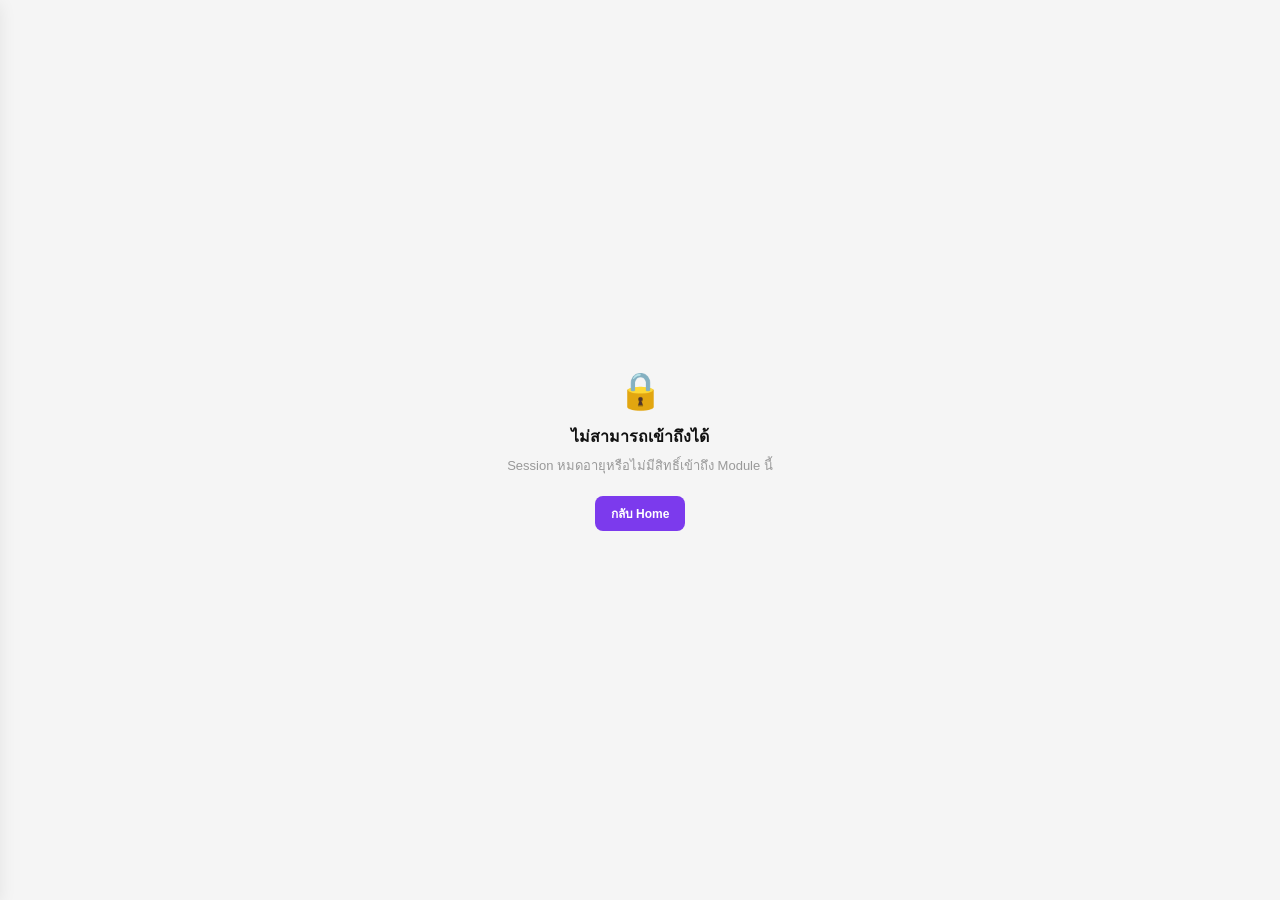
<file: index.html>
<!DOCTYPE html>
<html lang="th">
<head>
<!-- Version 1.3.2 | 15 MAR 2026 | Siam Palette Group -->
<meta charset="UTF-8">
<meta name="viewport" content="width=device-width, initial-scale=1.0, maximum-scale=1.0, user-scalable=no, viewport-fit=cover">
<meta name="theme-color" content="#ffffff">
<meta name="mobile-web-app-capable" content="yes">
<meta name="apple-mobile-web-app-status-bar-style" content="default">
<meta name="apple-mobile-web-app-title" content="SPG SD">
<link rel="icon" href="favicon.ico">
<link rel="manifest" href="/manifest.json">
<link rel="apple-touch-icon" href="/apple-touch-icon.png">
<title>SPG — Sale Daily Report</title>
<link rel="stylesheet" href="css/styles_sd.css">
</head>
<body>
  <div id="toast" class="toast"></div>
  <div id="app"></div>
  <div id="sidebar-overlay" class="sidebar-overlay"></div>
  <div id="sidebar-panel" class="sidebar-panel"></div>
  <div id="dialog-root"></div>

  <script src="js/api_sd.js" defer></script>
  <script src="js/app_sd.js" defer></script>
  <script src="js/screens_sd.js" defer></script>
  <script src="js/screens2_sd.js" defer></script>
  <script src="js/screens3_sd.js" defer></script>
  <script src="js/screens4_sd.js" defer></script>
</body>
</html>
</file>
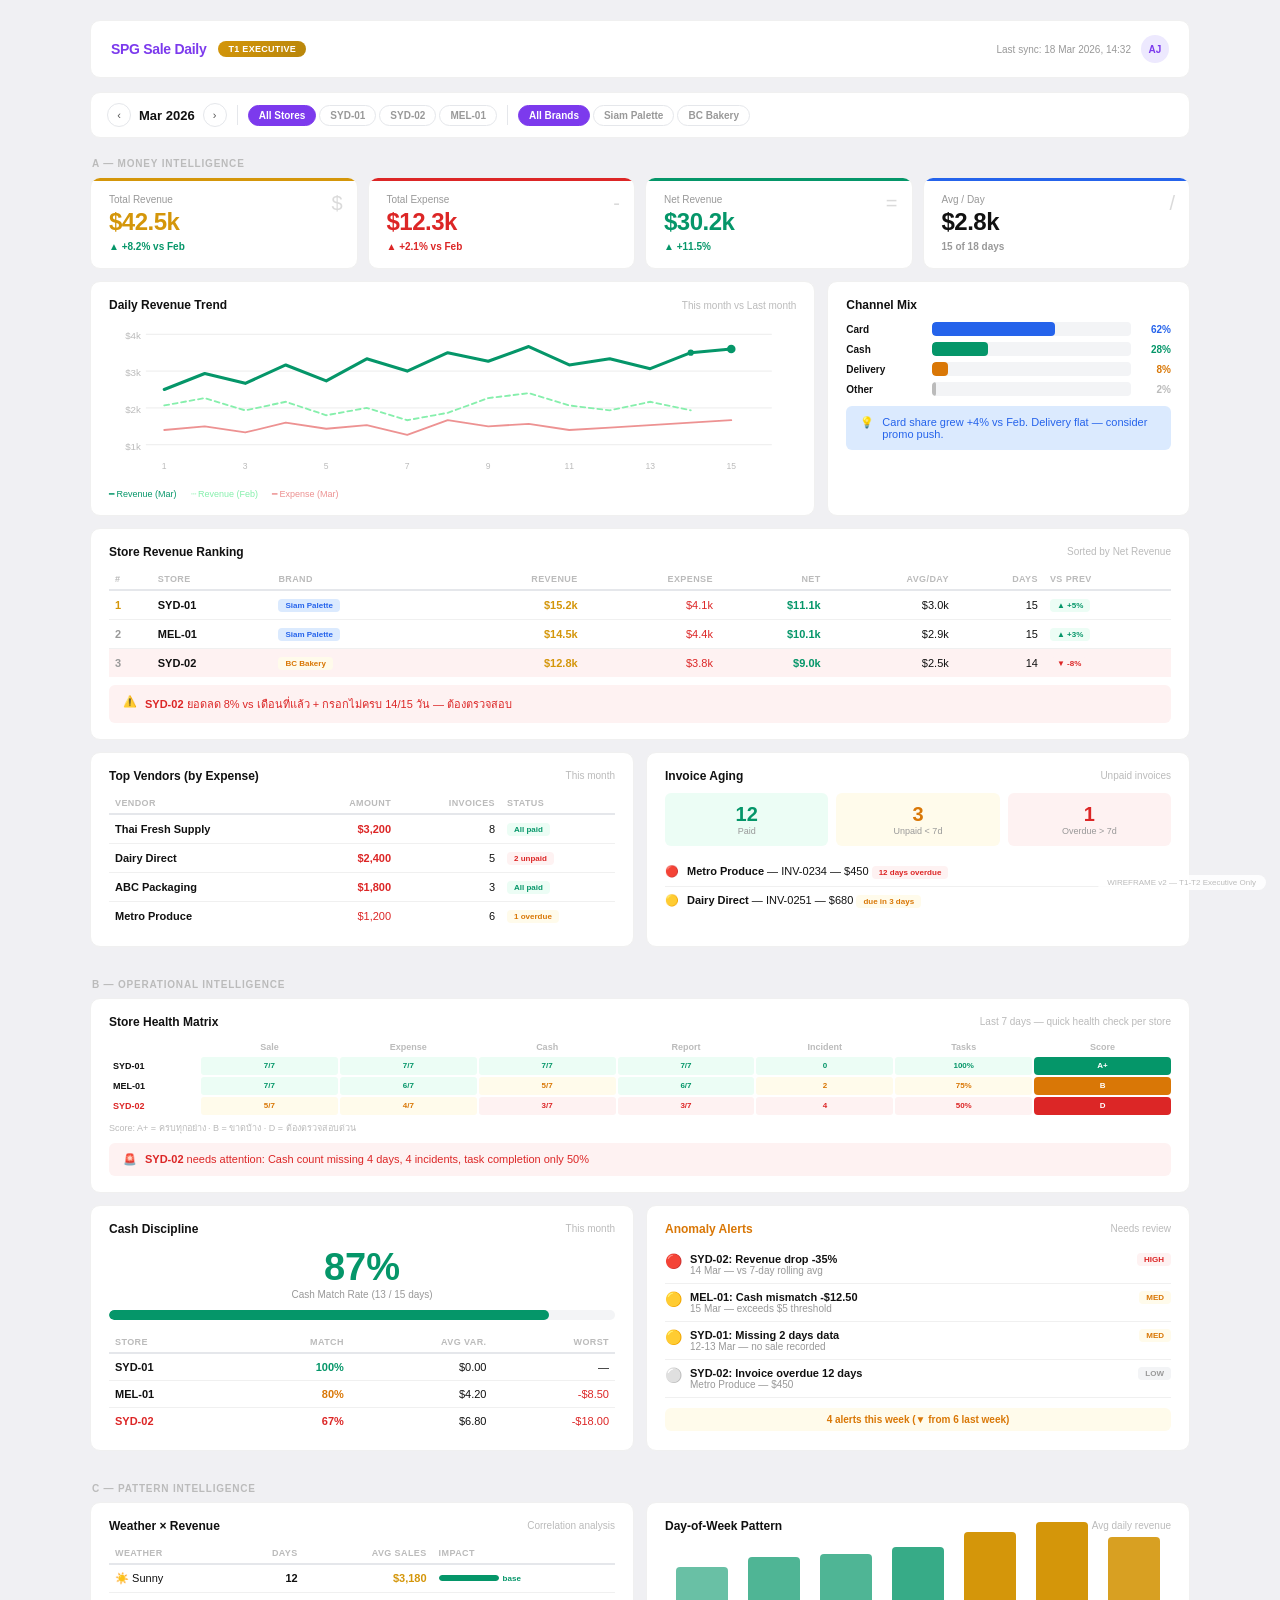
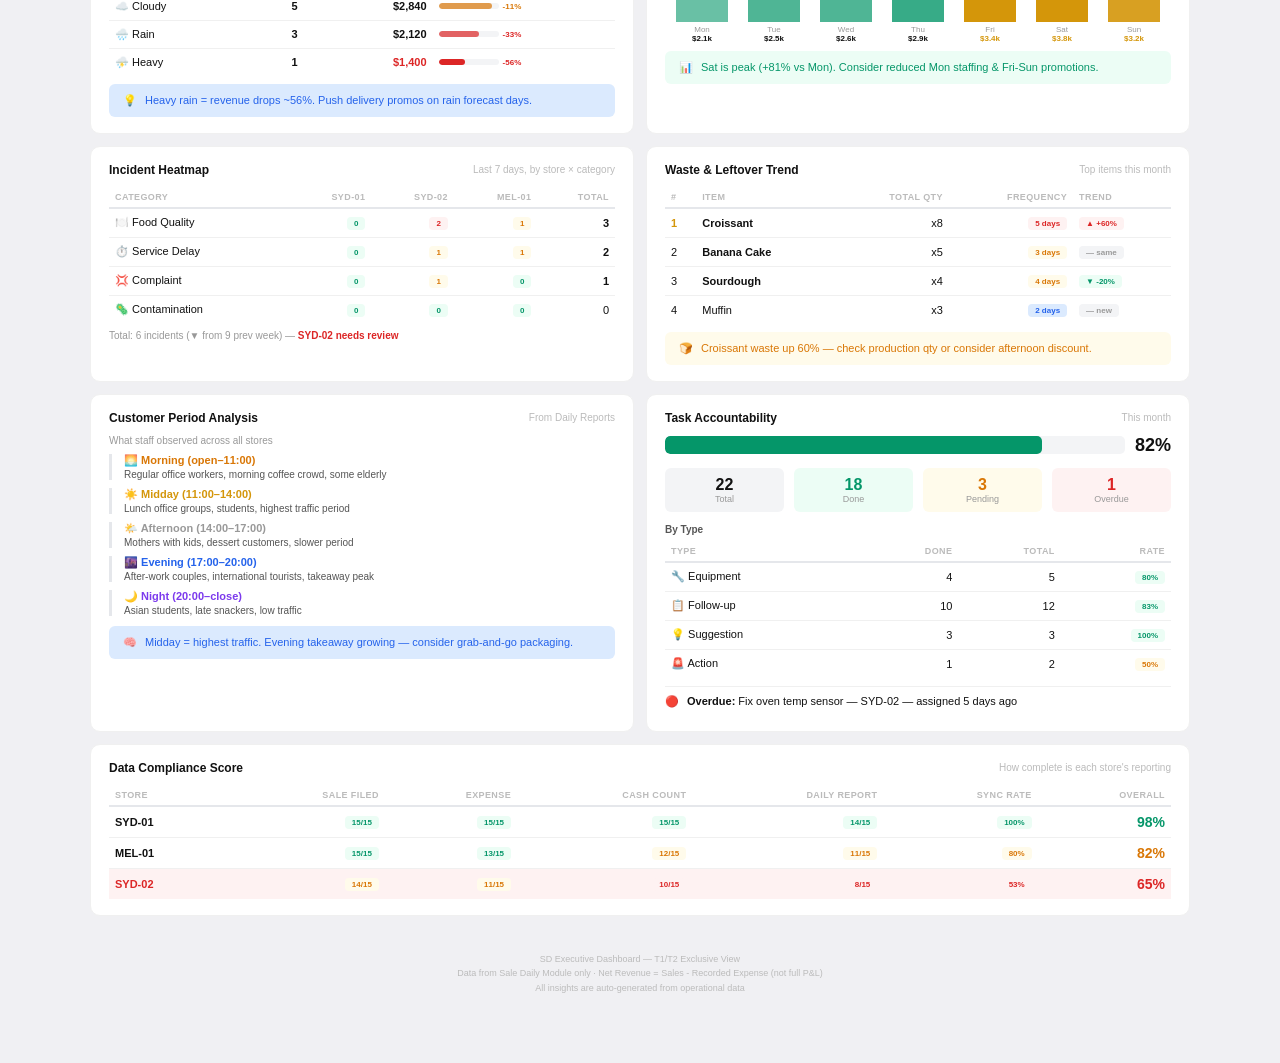
<file: wireframe-executive-t1t2.html>
<!DOCTYPE html>
<html lang="th">
<head>
<meta charset="UTF-8">
<meta name="viewport" content="width=device-width, initial-scale=1.0">
<title>SD Executive T1-T2 — Wireframe v2</title>
<style>
:root {
  --bg:#fff; --bg2:#fafafa; --bg3:#f3f4f6;
  --bd:#e5e7eb; --bd2:#f0f0f0;
  --t1:#111; --t2:#555; --t3:#999; --t4:#bbb;
  --acc:#7c3aed; --acc2:#ede9fe; --acc3:#6d28d9;
  --g:#059669; --gbg:#ecfdf5;
  --r:#dc2626; --rbg:#fef2f2;
  --o:#d97706; --obg:#fffbeb;
  --b:#2563eb; --bbg:#dbeafe;
  --gold:#d4960a; --gold-bg:rgba(212,150,10,.06); --gold-bg2:rgba(212,150,10,.12);
  --rd:10px; --rd2:6px;
  --sh:0 1px 3px rgba(0,0,0,.06); --sh2:0 4px 16px rgba(0,0,0,.08);
  --font: -apple-system, BlinkMacSystemFont, 'Segoe UI', 'Helvetica Neue', sans-serif;
}
*, *::before, *::after { margin:0; padding:0; box-sizing:border-box; }
body { font-family:var(--font); font-size:13px; color:var(--t1); background:#f0f0f3; -webkit-font-smoothing:antialiased; }

/* ═══ LAYOUT ═══ */
.page { max-width:1100px; margin:0 auto; padding:16px 20px 60px; }
@media(min-width:1200px) { .page { padding:20px 0 60px; } }

/* ═══ HEADER ═══ */
.header {
  display:flex; align-items:center; justify-content:space-between; gap:12px;
  padding:14px 20px; background:var(--bg); border-radius:var(--rd); margin-bottom:14px;
  border:1px solid var(--bd2);
}
.header-left { display:flex; align-items:center; gap:12px; }
.header-logo { font-size:14px; font-weight:800; color:var(--acc); letter-spacing:-.3px; }
.header-badge { font-size:9px; background:linear-gradient(135deg, var(--gold), #b8860b); color:#fff; padding:3px 10px; border-radius:10px; font-weight:700; letter-spacing:.3px; }
.header-right { display:flex; align-items:center; gap:10px; }
.avatar { width:28px; height:28px; border-radius:50%; background:var(--acc2); color:var(--acc); font-size:10px; font-weight:700; display:flex; align-items:center; justify-content:center; }
.header-meta { font-size:10px; color:var(--t3); }

/* ═══ FILTER BAR ═══ */
.filter-bar {
  display:flex; align-items:center; gap:10px; flex-wrap:wrap; margin-bottom:16px;
  padding:10px 16px; background:var(--bg); border-radius:var(--rd); border:1px solid var(--bd2);
}
.month-nav { display:flex; align-items:center; gap:8px; font-size:13px; font-weight:700; }
.month-btn { width:24px; height:24px; border-radius:50%; border:1px solid var(--bd); background:var(--bg); cursor:pointer; font-size:11px; display:flex; align-items:center; justify-content:center; color:var(--t2); }
.pill-group { display:flex; gap:3px; }
.pill { padding:4px 10px; border-radius:14px; font-size:10px; font-weight:600; border:1px solid var(--bd); background:var(--bg); color:var(--t3); cursor:pointer; }
.pill.on { background:var(--acc); color:#fff; border-color:var(--acc); }
.filter-sep { width:1px; height:20px; background:var(--bd); }

/* ═══ SECTION LABEL ═══ */
.sec-label {
  font-size:10px; font-weight:700; color:var(--t4); text-transform:uppercase; letter-spacing:.8px;
  margin:20px 0 8px; padding-left:2px;
}

/* ═══ GRID ═══ */
.grid-2 { display:grid; grid-template-columns:1fr 1fr; gap:12px; }
.grid-3 { display:grid; grid-template-columns:1fr 1fr 1fr; gap:12px; }
.grid-4 { display:grid; grid-template-columns:1fr 1fr 1fr 1fr; gap:10px; }
.grid-2-1 { display:grid; grid-template-columns:2fr 1fr; gap:12px; }
.grid-1-2 { display:grid; grid-template-columns:1fr 2fr; gap:12px; }

/* ═══ KPI CARD ═══ */
.kpi {
  background:var(--bg); border-radius:var(--rd); padding:16px 18px; border:1px solid var(--bd2);
  position:relative; overflow:hidden;
}
.kpi::after { content:''; position:absolute; top:0; left:0; right:0; height:3px; }
.kpi.gold::after { background:var(--gold); }
.kpi.red::after { background:var(--r); }
.kpi.green::after { background:var(--g); }
.kpi.blue::after { background:var(--b); }
.kpi-label { font-size:10px; color:var(--t3); margin-bottom:4px; font-weight:500; }
.kpi-val { font-size:24px; font-weight:800; letter-spacing:-.5px; line-height:1.1; }
.kpi-sub { font-size:10px; margin-top:6px; font-weight:600; }
.up { color:var(--g); }
.dn { color:var(--r); }
.kpi-icon { position:absolute; right:14px; top:14px; font-size:20px; opacity:.15; }

/* ═══ CARD ═══ */
.card {
  background:var(--bg); border-radius:var(--rd); border:1px solid var(--bd2);
  padding:16px 18px; margin-bottom:12px;
}
.card-hd { font-size:12px; font-weight:700; margin-bottom:10px; display:flex; align-items:center; gap:6px; }
.card-hd .mute { font-size:10px; color:var(--t4); font-weight:400; margin-left:auto; }

/* ═══ TABLE ═══ */
.tbl { width:100%; border-collapse:collapse; font-size:11px; }
.tbl th { text-align:left; font-weight:700; color:var(--t4); font-size:9px; padding:5px 6px; border-bottom:2px solid var(--bd); text-transform:uppercase; letter-spacing:.4px; }
.tbl td { padding:7px 6px; border-bottom:1px solid var(--bd2); }
.tbl tr:last-child td { border-bottom:none; }
.tbl .r { text-align:right; font-variant-numeric:tabular-nums; }
.tbl .b { font-weight:700; }
.tbl .gold { color:var(--gold); }
.tbl .red { color:var(--r); }
.tbl .green { color:var(--g); }

/* ═══ TAG ═══ */
.tag { display:inline-block; font-size:8px; font-weight:700; padding:2px 7px; border-radius:4px; }
.tg { background:var(--gbg); color:var(--g); }
.tr { background:var(--rbg); color:var(--r); }
.to { background:var(--obg); color:var(--o); }
.tb { background:var(--bbg); color:var(--b); }
.tgray { background:var(--bg3); color:var(--t3); }

/* ═══ PROGRESS ═══ */
.prog { height:10px; background:var(--bg3); border-radius:5px; overflow:hidden; }
.prog-fill { height:100%; border-radius:5px; }

/* ═══ BAR ═══ */
.bar-row { display:flex; align-items:center; gap:6px; margin-bottom:6px; }
.bar-lbl { font-size:10px; min-width:80px; font-weight:600; }
.bar-track { flex:1; height:14px; background:var(--bg3); border-radius:4px; overflow:hidden; }
.bar-fill { height:100%; border-radius:4px; }
.bar-val { font-size:10px; font-weight:700; min-width:34px; text-align:right; }

/* ═══ SCORE RING (CSS only) ═══ */
.ring-wrap { display:flex; align-items:center; gap:14px; }
.ring {
  width:64px; height:64px; border-radius:50%; position:relative;
  display:flex; align-items:center; justify-content:center;
}
.ring-val { font-size:18px; font-weight:800; position:relative; z-index:1; }
.ring-label { font-size:10px; color:var(--t3); }

/* ═══ HEATMAP CELL ═══ */
.hm-grid { display:grid; grid-template-columns:90px repeat(7, 1fr); gap:2px; font-size:9px; }
.hm-hd { font-weight:700; color:var(--t4); text-align:center; padding:3px 2px; }
.hm-store { font-weight:600; padding:4px 4px; display:flex; align-items:center; }
.hm-cell {
  border-radius:3px; text-align:center; padding:4px 2px; font-weight:600; font-size:8px;
  display:flex; align-items:center; justify-content:center;
}

/* ═══ ALERT ═══ */
.alert-item { display:flex; gap:8px; padding:7px 0; border-bottom:1px solid var(--bd2); font-size:11px; align-items:flex-start; }
.alert-item:last-child { border-bottom:none; }

/* ═══ INSIGHT BOX ═══ */
.insight {
  padding:10px 14px; border-radius:var(--rd2); font-size:11px; margin-top:8px;
  display:flex; gap:8px; align-items:flex-start;
}
.insight-b { background:var(--bbg); color:var(--b); }
.insight-g { background:var(--gbg); color:var(--g); }
.insight-o { background:var(--obg); color:var(--o); }
.insight-r { background:var(--rbg); color:var(--r); }

/* ═══ RESPONSIVE ═══ */
@media(max-width:768px) {
  .grid-2, .grid-3, .grid-2-1, .grid-1-2 { grid-template-columns:1fr; }
  .grid-4 { grid-template-columns:1fr 1fr; }
  .hm-grid { font-size:8px; }
  .header { flex-wrap:wrap; }
}

/* ═══ WATERMARK ═══ */
.wm { position:fixed; bottom:10px; right:14px; font-size:8px; color:var(--t4); background:rgba(255,255,255,.85); padding:3px 10px; border-radius:10px; z-index:100; }
</style>
</head>
<body>

<div class="page">

  <!-- ═══ HEADER ═══ -->
  <div class="header">
    <div class="header-left">
      <div class="header-logo">SPG Sale Daily</div>
      <span class="header-badge">T1 EXECUTIVE</span>
    </div>
    <div class="header-right">
      <div class="header-meta">Last sync: 18 Mar 2026, 14:32</div>
      <div class="avatar">AJ</div>
    </div>
  </div>

  <!-- ═══ FILTER BAR ═══ -->
  <div class="filter-bar">
    <div class="month-nav">
      <button class="month-btn">‹</button>
      <span>Mar 2026</span>
      <button class="month-btn">›</button>
    </div>
    <div class="filter-sep"></div>
    <div class="pill-group">
      <div class="pill on">All Stores</div>
      <div class="pill">SYD-01</div>
      <div class="pill">SYD-02</div>
      <div class="pill">MEL-01</div>
    </div>
    <div class="filter-sep"></div>
    <div class="pill-group">
      <div class="pill on">All Brands</div>
      <div class="pill">Siam Palette</div>
      <div class="pill">BC Bakery</div>
    </div>
  </div>

  <!-- ═══════════════════════════════════════════════════════ -->
  <!-- A: MONEY INTELLIGENCE                                   -->
  <!-- ═══════════════════════════════════════════════════════ -->
  <div class="sec-label">A — Money Intelligence</div>

  <!-- KPI Row -->
  <div class="grid-4" style="margin-bottom:12px">
    <div class="kpi gold">
      <div class="kpi-icon">$</div>
      <div class="kpi-label">Total Revenue</div>
      <div class="kpi-val" style="color:var(--gold)">$42.5k</div>
      <div class="kpi-sub up">▲ +8.2% vs Feb</div>
    </div>
    <div class="kpi red">
      <div class="kpi-icon">-</div>
      <div class="kpi-label">Total Expense</div>
      <div class="kpi-val" style="color:var(--r)">$12.3k</div>
      <div class="kpi-sub dn">▲ +2.1% vs Feb</div>
    </div>
    <div class="kpi green">
      <div class="kpi-icon">=</div>
      <div class="kpi-label">Net Revenue</div>
      <div class="kpi-val" style="color:var(--g)">$30.2k</div>
      <div class="kpi-sub up">▲ +11.5%</div>
    </div>
    <div class="kpi blue">
      <div class="kpi-icon">/</div>
      <div class="kpi-label">Avg / Day</div>
      <div class="kpi-val">$2.8k</div>
      <div class="kpi-sub" style="color:var(--t3)">15 of 18 days</div>
    </div>
  </div>

  <div class="grid-2-1">
    <!-- Revenue Trend -->
    <div class="card">
      <div class="card-hd">Daily Revenue Trend <span class="mute">This month vs Last month</span></div>
      <svg viewBox="0 0 560 130" style="width:100%;height:auto">
        <line x1="30" y1="10" x2="540" y2="10" stroke="#f0f0f0"/>
        <line x1="30" y1="40" x2="540" y2="40" stroke="#f0f0f0"/>
        <line x1="30" y1="70" x2="540" y2="70" stroke="#f0f0f0"/>
        <line x1="30" y1="100" x2="540" y2="100" stroke="#f0f0f0"/>
        <text x="26" y="14" text-anchor="end" fill="#bbb" font-size="8">$4k</text>
        <text x="26" y="44" text-anchor="end" fill="#bbb" font-size="8">$3k</text>
        <text x="26" y="74" text-anchor="end" fill="#bbb" font-size="8">$2k</text>
        <text x="26" y="104" text-anchor="end" fill="#bbb" font-size="8">$1k</text>
        <!-- Last month -->
        <polyline points="45,68 78,62 111,72 144,65 177,76 210,70 243,80 276,74 309,62 342,58 375,68 408,72 441,65 474,72" fill="none" stroke="#86efac" stroke-width="1.5" stroke-dasharray="4,3" stroke-linecap="round"/>
        <!-- This month -->
        <polyline points="45,55 78,42 111,50 144,35 177,48 210,30 243,40 276,25 309,32 342,20 375,35 408,30 441,38 474,25 507,22" fill="none" stroke="#059669" stroke-width="2.5" stroke-linecap="round" stroke-linejoin="round"/>
        <!-- Expense this month -->
        <polyline points="45,88 78,85 111,90 144,82 177,87 210,84 243,92 276,80 309,85 342,83 375,88 408,86 441,84 474,82 507,80" fill="none" stroke="#dc2626" stroke-width="1.5" stroke-linecap="round" stroke-linejoin="round" opacity=".5"/>
        <!-- Dots -->
        <circle cx="507" cy="22" r="3.5" fill="#059669"/>
        <circle cx="474" cy="25" r="2.5" fill="#059669"/>
        <text x="45" y="120" text-anchor="middle" fill="#bbb" font-size="7">1</text>
        <text x="111" y="120" text-anchor="middle" fill="#bbb" font-size="7">3</text>
        <text x="177" y="120" text-anchor="middle" fill="#bbb" font-size="7">5</text>
        <text x="243" y="120" text-anchor="middle" fill="#bbb" font-size="7">7</text>
        <text x="309" y="120" text-anchor="middle" fill="#bbb" font-size="7">9</text>
        <text x="375" y="120" text-anchor="middle" fill="#bbb" font-size="7">11</text>
        <text x="441" y="120" text-anchor="middle" fill="#bbb" font-size="7">13</text>
        <text x="507" y="120" text-anchor="middle" fill="#bbb" font-size="7">15</text>
      </svg>
      <div style="display:flex;gap:14px;font-size:9px;margin-top:4px">
        <span style="color:var(--g)">━ Revenue (Mar)</span>
        <span style="color:#86efac">┄ Revenue (Feb)</span>
        <span style="color:var(--r);opacity:.5">━ Expense (Mar)</span>
      </div>
    </div>

    <!-- Channel Mix -->
    <div class="card">
      <div class="card-hd">Channel Mix</div>
      <div class="bar-row">
        <div class="bar-lbl">Card</div>
        <div class="bar-track"><div class="bar-fill" style="width:62%;background:var(--b)"></div></div>
        <div class="bar-val" style="color:var(--b)">62%</div>
      </div>
      <div class="bar-row">
        <div class="bar-lbl">Cash</div>
        <div class="bar-track"><div class="bar-fill" style="width:28%;background:var(--g)"></div></div>
        <div class="bar-val" style="color:var(--g)">28%</div>
      </div>
      <div class="bar-row">
        <div class="bar-lbl">Delivery</div>
        <div class="bar-track"><div class="bar-fill" style="width:8%;background:var(--o)"></div></div>
        <div class="bar-val" style="color:var(--o)">8%</div>
      </div>
      <div class="bar-row">
        <div class="bar-lbl">Other</div>
        <div class="bar-track"><div class="bar-fill" style="width:2%;background:var(--t4)"></div></div>
        <div class="bar-val" style="color:var(--t4)">2%</div>
      </div>
      <div class="insight insight-b" style="margin-top:10px">
        <span>💡</span>
        <span>Card share grew +4% vs Feb. Delivery flat — consider promo push.</span>
      </div>
    </div>
  </div>

  <!-- Store Revenue Ranking -->
  <div class="card">
    <div class="card-hd">Store Revenue Ranking <span class="mute">Sorted by Net Revenue</span></div>
    <table class="tbl">
      <thead><tr><th>#</th><th>Store</th><th>Brand</th><th class="r">Revenue</th><th class="r">Expense</th><th class="r">Net</th><th class="r">Avg/Day</th><th class="r">Days</th><th>vs Prev</th></tr></thead>
      <tbody>
        <tr>
          <td class="b gold">1</td>
          <td class="b">SYD-01</td>
          <td><span class="tag tb">Siam Palette</span></td>
          <td class="r b gold">$15.2k</td>
          <td class="r red">$4.1k</td>
          <td class="r b green">$11.1k</td>
          <td class="r">$3.0k</td>
          <td class="r">15</td>
          <td><span class="tag tg">▲ +5%</span></td>
        </tr>
        <tr>
          <td class="b" style="color:var(--t3)">2</td>
          <td class="b">MEL-01</td>
          <td><span class="tag tb">Siam Palette</span></td>
          <td class="r b gold">$14.5k</td>
          <td class="r red">$4.4k</td>
          <td class="r b green">$10.1k</td>
          <td class="r">$2.9k</td>
          <td class="r">15</td>
          <td><span class="tag tg">▲ +3%</span></td>
        </tr>
        <tr style="background:var(--rbg)">
          <td class="b" style="color:var(--t3)">3</td>
          <td class="b">SYD-02</td>
          <td><span class="tag to">BC Bakery</span></td>
          <td class="r b gold">$12.8k</td>
          <td class="r red">$3.8k</td>
          <td class="r b green">$9.0k</td>
          <td class="r">$2.5k</td>
          <td class="r">14</td>
          <td><span class="tag tr">▼ -8%</span></td>
        </tr>
      </tbody>
    </table>
    <div class="insight insight-r">
      <span>⚠️</span>
      <span><b>SYD-02</b> ยอดลด 8% vs เดือนที่แล้ว + กรอกไม่ครบ 14/15 วัน — ต้องตรวจสอบ</span>
    </div>
  </div>

  <!-- Expense Radar -->
  <div class="grid-2">
    <div class="card">
      <div class="card-hd">Top Vendors (by Expense) <span class="mute">This month</span></div>
      <table class="tbl">
        <thead><tr><th>Vendor</th><th class="r">Amount</th><th class="r">Invoices</th><th>Status</th></tr></thead>
        <tbody>
          <tr><td class="b">Thai Fresh Supply</td><td class="r b red">$3,200</td><td class="r">8</td><td><span class="tag tg">All paid</span></td></tr>
          <tr><td class="b">Dairy Direct</td><td class="r b red">$2,400</td><td class="r">5</td><td><span class="tag tr">2 unpaid</span></td></tr>
          <tr><td class="b">ABC Packaging</td><td class="r b red">$1,800</td><td class="r">3</td><td><span class="tag tg">All paid</span></td></tr>
          <tr><td class="b">Metro Produce</td><td class="r red">$1,200</td><td class="r">6</td><td><span class="tag to">1 overdue</span></td></tr>
        </tbody>
      </table>
    </div>
    <div class="card">
      <div class="card-hd">Invoice Aging <span class="mute">Unpaid invoices</span></div>
      <div style="display:flex;gap:8px;margin-bottom:12px">
        <div style="flex:1;text-align:center;padding:10px;background:var(--gbg);border-radius:var(--rd2)">
          <div style="font-size:20px;font-weight:800;color:var(--g)">12</div>
          <div style="font-size:9px;color:var(--t3)">Paid</div>
        </div>
        <div style="flex:1;text-align:center;padding:10px;background:var(--obg);border-radius:var(--rd2)">
          <div style="font-size:20px;font-weight:800;color:var(--o)">3</div>
          <div style="font-size:9px;color:var(--t3)">Unpaid < 7d</div>
        </div>
        <div style="flex:1;text-align:center;padding:10px;background:var(--rbg);border-radius:var(--rd2)">
          <div style="font-size:20px;font-weight:800;color:var(--r)">1</div>
          <div style="font-size:9px;color:var(--t3)">Overdue > 7d</div>
        </div>
      </div>
      <div class="alert-item">
        <span style="color:var(--r)">🔴</span>
        <div><b>Metro Produce</b> — INV-0234 — $450 <span class="tag tr">12 days overdue</span></div>
      </div>
      <div class="alert-item">
        <span style="color:var(--o)">🟡</span>
        <div><b>Dairy Direct</b> — INV-0251 — $680 <span class="tag to">due in 3 days</span></div>
      </div>
    </div>
  </div>


  <!-- ═══════════════════════════════════════════════════════ -->
  <!-- B: OPERATIONAL INTELLIGENCE                             -->
  <!-- ═══════════════════════════════════════════════════════ -->
  <div class="sec-label">B — Operational Intelligence</div>

  <!-- Store Health Matrix -->
  <div class="card">
    <div class="card-hd">Store Health Matrix <span class="mute">Last 7 days — quick health check per store</span></div>
    <div class="hm-grid">
      <!-- Header row -->
      <div class="hm-hd"></div>
      <div class="hm-hd">Sale</div>
      <div class="hm-hd">Expense</div>
      <div class="hm-hd">Cash</div>
      <div class="hm-hd">Report</div>
      <div class="hm-hd">Incident</div>
      <div class="hm-hd">Tasks</div>
      <div class="hm-hd">Score</div>

      <!-- SYD-01 -->
      <div class="hm-store">SYD-01</div>
      <div class="hm-cell" style="background:var(--gbg);color:var(--g)">7/7</div>
      <div class="hm-cell" style="background:var(--gbg);color:var(--g)">7/7</div>
      <div class="hm-cell" style="background:var(--gbg);color:var(--g)">7/7</div>
      <div class="hm-cell" style="background:var(--gbg);color:var(--g)">7/7</div>
      <div class="hm-cell" style="background:var(--gbg);color:var(--g)">0</div>
      <div class="hm-cell" style="background:var(--gbg);color:var(--g)">100%</div>
      <div class="hm-cell" style="background:var(--g);color:#fff;font-weight:800;border-radius:4px">A+</div>

      <!-- MEL-01 -->
      <div class="hm-store">MEL-01</div>
      <div class="hm-cell" style="background:var(--gbg);color:var(--g)">7/7</div>
      <div class="hm-cell" style="background:var(--gbg);color:var(--g)">6/7</div>
      <div class="hm-cell" style="background:var(--obg);color:var(--o)">5/7</div>
      <div class="hm-cell" style="background:var(--gbg);color:var(--g)">6/7</div>
      <div class="hm-cell" style="background:var(--obg);color:var(--o)">2</div>
      <div class="hm-cell" style="background:var(--obg);color:var(--o)">75%</div>
      <div class="hm-cell" style="background:var(--o);color:#fff;font-weight:800;border-radius:4px">B</div>

      <!-- SYD-02 -->
      <div class="hm-store" style="color:var(--r);font-weight:700">SYD-02</div>
      <div class="hm-cell" style="background:var(--obg);color:var(--o)">5/7</div>
      <div class="hm-cell" style="background:var(--obg);color:var(--o)">4/7</div>
      <div class="hm-cell" style="background:var(--rbg);color:var(--r)">3/7</div>
      <div class="hm-cell" style="background:var(--rbg);color:var(--r)">3/7</div>
      <div class="hm-cell" style="background:var(--rbg);color:var(--r)">4</div>
      <div class="hm-cell" style="background:var(--rbg);color:var(--r)">50%</div>
      <div class="hm-cell" style="background:var(--r);color:#fff;font-weight:800;border-radius:4px">D</div>
    </div>
    <div style="font-size:9px;color:var(--t4);margin-top:6px">Score: A+ = ครบทุกอย่าง · B = ขาดบ้าง · D = ต้องตรวจสอบด่วน</div>
    <div class="insight insight-r">
      <span>🚨</span>
      <span><b>SYD-02</b> needs attention: Cash count missing 4 days, 4 incidents, task completion only 50%</span>
    </div>
  </div>

  <div class="grid-2">
    <!-- Cash Discipline -->
    <div class="card">
      <div class="card-hd">Cash Discipline <span class="mute">This month</span></div>
      <div style="text-align:center;margin-bottom:10px">
        <div style="font-size:38px;font-weight:800;color:var(--g)">87%</div>
        <div style="font-size:10px;color:var(--t3)">Cash Match Rate (13 / 15 days)</div>
      </div>
      <div class="prog" style="margin-bottom:12px"><div class="prog-fill" style="width:87%;background:var(--g)"></div></div>
      <table class="tbl">
        <thead><tr><th>Store</th><th class="r">Match</th><th class="r">Avg Var.</th><th class="r">Worst</th></tr></thead>
        <tbody>
          <tr><td class="b">SYD-01</td><td class="r green b">100%</td><td class="r">$0.00</td><td class="r">—</td></tr>
          <tr><td class="b">MEL-01</td><td class="r b" style="color:var(--o)">80%</td><td class="r">$4.20</td><td class="r red">-$8.50</td></tr>
          <tr><td class="b red">SYD-02</td><td class="r red b">67%</td><td class="r">$6.80</td><td class="r red">-$18.00</td></tr>
        </tbody>
      </table>
    </div>

    <!-- Anomaly Alerts -->
    <div class="card">
      <div class="card-hd" style="color:var(--o)">Anomaly Alerts <span class="mute">Needs review</span></div>
      <div class="alert-item">
        <span style="color:var(--r);font-size:14px">🔴</span>
        <div style="flex:1">
          <div style="font-weight:700">SYD-02: Revenue drop -35%</div>
          <div style="font-size:10px;color:var(--t3)">14 Mar — vs 7-day rolling avg</div>
        </div>
        <span class="tag tr">HIGH</span>
      </div>
      <div class="alert-item">
        <span style="color:var(--o);font-size:14px">🟡</span>
        <div style="flex:1">
          <div style="font-weight:700">MEL-01: Cash mismatch -$12.50</div>
          <div style="font-size:10px;color:var(--t3)">15 Mar — exceeds $5 threshold</div>
        </div>
        <span class="tag to">MED</span>
      </div>
      <div class="alert-item">
        <span style="color:var(--o);font-size:14px">🟡</span>
        <div style="flex:1">
          <div style="font-weight:700">SYD-01: Missing 2 days data</div>
          <div style="font-size:10px;color:var(--t3)">12-13 Mar — no sale recorded</div>
        </div>
        <span class="tag to">MED</span>
      </div>
      <div class="alert-item">
        <span style="color:var(--t4);font-size:14px">⚪</span>
        <div style="flex:1">
          <div style="font-weight:700">SYD-02: Invoice overdue 12 days</div>
          <div style="font-size:10px;color:var(--t3)">Metro Produce — $450</div>
        </div>
        <span class="tag tgray">LOW</span>
      </div>
      <div style="text-align:center;margin-top:10px;padding:6px;background:var(--obg);border-radius:var(--rd2);font-size:10px;color:var(--o);font-weight:600">
        4 alerts this week (▼ from 6 last week)
      </div>
    </div>
  </div>


  <!-- ═══════════════════════════════════════════════════════ -->
  <!-- C: PATTERN INTELLIGENCE                                 -->
  <!-- ═══════════════════════════════════════════════════════ -->
  <div class="sec-label">C — Pattern Intelligence</div>

  <div class="grid-2">
    <!-- Weather Impact -->
    <div class="card">
      <div class="card-hd">Weather × Revenue <span class="mute">Correlation analysis</span></div>
      <table class="tbl">
        <thead><tr><th>Weather</th><th class="r">Days</th><th class="r">Avg Sales</th><th>Impact</th></tr></thead>
        <tbody>
          <tr>
            <td>☀️ Sunny</td>
            <td class="r b">12</td>
            <td class="r b gold">$3,180</td>
            <td><div style="display:flex;align-items:center;gap:4px"><div style="width:60px;height:6px;background:var(--bg3);border-radius:3px;overflow:hidden"><div style="width:100%;height:100%;background:var(--g);border-radius:3px"></div></div><span style="font-size:8px;color:var(--g);font-weight:700">base</span></div></td>
          </tr>
          <tr>
            <td>☁️ Cloudy</td>
            <td class="r b">5</td>
            <td class="r b">$2,840</td>
            <td><div style="display:flex;align-items:center;gap:4px"><div style="width:60px;height:6px;background:var(--bg3);border-radius:3px;overflow:hidden"><div style="width:89%;height:100%;background:var(--o);border-radius:3px;opacity:.7"></div></div><span style="font-size:8px;color:var(--o);font-weight:700">-11%</span></div></td>
          </tr>
          <tr>
            <td>🌧️ Rain</td>
            <td class="r b">3</td>
            <td class="r b">$2,120</td>
            <td><div style="display:flex;align-items:center;gap:4px"><div style="width:60px;height:6px;background:var(--bg3);border-radius:3px;overflow:hidden"><div style="width:67%;height:100%;background:var(--r);border-radius:3px;opacity:.7"></div></div><span style="font-size:8px;color:var(--r);font-weight:700">-33%</span></div></td>
          </tr>
          <tr>
            <td>⛈️ Heavy</td>
            <td class="r b">1</td>
            <td class="r b red">$1,400</td>
            <td><div style="display:flex;align-items:center;gap:4px"><div style="width:60px;height:6px;background:var(--bg3);border-radius:3px;overflow:hidden"><div style="width:44%;height:100%;background:var(--r);border-radius:3px"></div></div><span style="font-size:8px;color:var(--r);font-weight:700">-56%</span></div></td>
          </tr>
        </tbody>
      </table>
      <div class="insight insight-b">
        <span>💡</span>
        <span>Heavy rain = revenue drops ~56%. Push delivery promos on rain forecast days.</span>
      </div>
    </div>

    <!-- Day of Week Pattern -->
    <div class="card">
      <div class="card-hd">Day-of-Week Pattern <span class="mute">Avg daily revenue</span></div>
      <div style="display:flex;align-items:flex-end;gap:6px;height:100px;margin-bottom:8px;padding:0 4px">
        <div style="flex:1;text-align:center">
          <div style="background:var(--g);opacity:.6;height:55px;border-radius:4px 4px 0 0;margin:0 auto;width:80%"></div>
          <div style="font-size:8px;color:var(--t3);margin-top:3px">Mon</div>
          <div style="font-size:8px;font-weight:700">$2.1k</div>
        </div>
        <div style="flex:1;text-align:center">
          <div style="background:var(--g);opacity:.7;height:65px;border-radius:4px 4px 0 0;margin:0 auto;width:80%"></div>
          <div style="font-size:8px;color:var(--t3);margin-top:3px">Tue</div>
          <div style="font-size:8px;font-weight:700">$2.5k</div>
        </div>
        <div style="flex:1;text-align:center">
          <div style="background:var(--g);opacity:.7;height:68px;border-radius:4px 4px 0 0;margin:0 auto;width:80%"></div>
          <div style="font-size:8px;color:var(--t3);margin-top:3px">Wed</div>
          <div style="font-size:8px;font-weight:700">$2.6k</div>
        </div>
        <div style="flex:1;text-align:center">
          <div style="background:var(--g);opacity:.8;height:75px;border-radius:4px 4px 0 0;margin:0 auto;width:80%"></div>
          <div style="font-size:8px;color:var(--t3);margin-top:3px">Thu</div>
          <div style="font-size:8px;font-weight:700">$2.9k</div>
        </div>
        <div style="flex:1;text-align:center">
          <div style="background:var(--gold);height:90px;border-radius:4px 4px 0 0;margin:0 auto;width:80%"></div>
          <div style="font-size:8px;color:var(--t3);margin-top:3px">Fri</div>
          <div style="font-size:8px;font-weight:700;color:var(--gold)">$3.4k</div>
        </div>
        <div style="flex:1;text-align:center">
          <div style="background:var(--gold);height:100px;border-radius:4px 4px 0 0;margin:0 auto;width:80%"></div>
          <div style="font-size:8px;color:var(--t3);margin-top:3px">Sat</div>
          <div style="font-size:8px;font-weight:700;color:var(--gold)">$3.8k</div>
        </div>
        <div style="flex:1;text-align:center">
          <div style="background:var(--gold);opacity:.9;height:85px;border-radius:4px 4px 0 0;margin:0 auto;width:80%"></div>
          <div style="font-size:8px;color:var(--t3);margin-top:3px">Sun</div>
          <div style="font-size:8px;font-weight:700;color:var(--gold)">$3.2k</div>
        </div>
      </div>
      <div class="insight insight-g">
        <span>📊</span>
        <span>Sat is peak (+81% vs Mon). Consider reduced Mon staffing & Fri-Sun promotions.</span>
      </div>
    </div>
  </div>

  <div class="grid-2">
    <!-- Incident Heatmap -->
    <div class="card">
      <div class="card-hd">Incident Heatmap <span class="mute">Last 7 days, by store × category</span></div>
      <table class="tbl">
        <thead><tr><th>Category</th><th class="r">SYD-01</th><th class="r">SYD-02</th><th class="r">MEL-01</th><th class="r">Total</th></tr></thead>
        <tbody>
          <tr>
            <td>🍽️ Food Quality</td>
            <td class="r"><span class="tag tg">0</span></td>
            <td class="r"><span class="tag tr">2</span></td>
            <td class="r"><span class="tag to">1</span></td>
            <td class="r b">3</td>
          </tr>
          <tr>
            <td>⏱️ Service Delay</td>
            <td class="r"><span class="tag tg">0</span></td>
            <td class="r"><span class="tag to">1</span></td>
            <td class="r"><span class="tag to">1</span></td>
            <td class="r b">2</td>
          </tr>
          <tr>
            <td>💢 Complaint</td>
            <td class="r"><span class="tag tg">0</span></td>
            <td class="r"><span class="tag to">1</span></td>
            <td class="r"><span class="tag tg">0</span></td>
            <td class="r b">1</td>
          </tr>
          <tr>
            <td>🦠 Contamination</td>
            <td class="r"><span class="tag tg">0</span></td>
            <td class="r"><span class="tag tg">0</span></td>
            <td class="r"><span class="tag tg">0</span></td>
            <td class="r">0</td>
          </tr>
        </tbody>
      </table>
      <div style="font-size:10px;color:var(--t3);margin-top:6px">Total: 6 incidents (▼ from 9 prev week) — <b style="color:var(--r)">SYD-02 needs review</b></div>
    </div>

    <!-- Waste / Leftovers -->
    <div class="card">
      <div class="card-hd">Waste & Leftover Trend <span class="mute">Top items this month</span></div>
      <table class="tbl">
        <thead><tr><th>#</th><th>Item</th><th class="r">Total Qty</th><th class="r">Frequency</th><th>Trend</th></tr></thead>
        <tbody>
          <tr><td class="b gold">1</td><td class="b">Croissant</td><td class="r">x8</td><td class="r"><span class="tag tr">5 days</span></td><td><span class="tag tr">▲ +60%</span></td></tr>
          <tr><td>2</td><td class="b">Banana Cake</td><td class="r">x5</td><td class="r"><span class="tag to">3 days</span></td><td><span class="tag tgray">— same</span></td></tr>
          <tr><td>3</td><td class="b">Sourdough</td><td class="r">x4</td><td class="r"><span class="tag to">4 days</span></td><td><span class="tag tg">▼ -20%</span></td></tr>
          <tr><td>4</td><td>Muffin</td><td class="r">x3</td><td class="r"><span class="tag tb">2 days</span></td><td><span class="tag tgray">— new</span></td></tr>
        </tbody>
      </table>
      <div class="insight insight-o">
        <span>🍞</span>
        <span>Croissant waste up 60% — check production qty or consider afternoon discount.</span>
      </div>
    </div>
  </div>

  <!-- Customer Period + Tasks -->
  <div class="grid-2">
    <div class="card">
      <div class="card-hd">Customer Period Analysis <span class="mute">From Daily Reports</span></div>
      <div style="font-size:10px;color:var(--t3);margin-bottom:8px">What staff observed across all stores</div>
      <div style="border-left:3px solid var(--bd);padding-left:12px;margin-bottom:8px">
        <div style="font-size:11px;font-weight:700;color:var(--o)">🌅 Morning (open–11:00)</div>
        <div style="font-size:10px;color:var(--t2);margin-top:2px">Regular office workers, morning coffee crowd, some elderly</div>
      </div>
      <div style="border-left:3px solid var(--bd);padding-left:12px;margin-bottom:8px">
        <div style="font-size:11px;font-weight:700;color:var(--gold)">☀️ Midday (11:00–14:00)</div>
        <div style="font-size:10px;color:var(--t2);margin-top:2px">Lunch office groups, students, highest traffic period</div>
      </div>
      <div style="border-left:3px solid var(--bd);padding-left:12px;margin-bottom:8px">
        <div style="font-size:11px;font-weight:700;color:var(--t3)">🌤️ Afternoon (14:00–17:00)</div>
        <div style="font-size:10px;color:var(--t2);margin-top:2px">Mothers with kids, dessert customers, slower period</div>
      </div>
      <div style="border-left:3px solid var(--bd);padding-left:12px;margin-bottom:8px">
        <div style="font-size:11px;font-weight:700;color:var(--b)">🌆 Evening (17:00–20:00)</div>
        <div style="font-size:10px;color:var(--t2);margin-top:2px">After-work couples, international tourists, takeaway peak</div>
      </div>
      <div style="border-left:3px solid var(--bd);padding-left:12px">
        <div style="font-size:11px;font-weight:700;color:var(--acc)">🌙 Night (20:00–close)</div>
        <div style="font-size:10px;color:var(--t2);margin-top:2px">Asian students, late snackers, low traffic</div>
      </div>
      <div class="insight insight-b" style="margin-top:10px">
        <span>🧠</span>
        <span>Midday = highest traffic. Evening takeaway growing — consider grab-and-go packaging.</span>
      </div>
    </div>

    <div class="card">
      <div class="card-hd">Task Accountability <span class="mute">This month</span></div>
      <div style="display:flex;align-items:center;gap:10px;margin-bottom:12px">
        <div class="prog" style="flex:1;height:18px"><div class="prog-fill" style="width:82%;background:var(--g);height:100%"></div></div>
        <span style="font-size:18px;font-weight:800">82%</span>
      </div>
      <div style="display:flex;gap:10px;margin-bottom:12px">
        <div style="flex:1;text-align:center;padding:8px;background:var(--bg3);border-radius:var(--rd2)">
          <div style="font-size:16px;font-weight:800">22</div>
          <div style="font-size:9px;color:var(--t3)">Total</div>
        </div>
        <div style="flex:1;text-align:center;padding:8px;background:var(--gbg);border-radius:var(--rd2)">
          <div style="font-size:16px;font-weight:800;color:var(--g)">18</div>
          <div style="font-size:9px;color:var(--t3)">Done</div>
        </div>
        <div style="flex:1;text-align:center;padding:8px;background:var(--obg);border-radius:var(--rd2)">
          <div style="font-size:16px;font-weight:800;color:var(--o)">3</div>
          <div style="font-size:9px;color:var(--t3)">Pending</div>
        </div>
        <div style="flex:1;text-align:center;padding:8px;background:var(--rbg);border-radius:var(--rd2)">
          <div style="font-size:16px;font-weight:800;color:var(--r)">1</div>
          <div style="font-size:9px;color:var(--t3)">Overdue</div>
        </div>
      </div>
      <div style="font-size:10px;font-weight:700;color:var(--t2);margin-bottom:6px">By Type</div>
      <table class="tbl">
        <thead><tr><th>Type</th><th class="r">Done</th><th class="r">Total</th><th class="r">Rate</th></tr></thead>
        <tbody>
          <tr><td>🔧 Equipment</td><td class="r">4</td><td class="r">5</td><td class="r"><span class="tag tg">80%</span></td></tr>
          <tr><td>📋 Follow-up</td><td class="r">10</td><td class="r">12</td><td class="r"><span class="tag tg">83%</span></td></tr>
          <tr><td>💡 Suggestion</td><td class="r">3</td><td class="r">3</td><td class="r"><span class="tag tg">100%</span></td></tr>
          <tr><td>🚨 Action</td><td class="r">1</td><td class="r">2</td><td class="r"><span class="tag to">50%</span></td></tr>
        </tbody>
      </table>
      <div class="alert-item" style="margin-top:8px;padding-top:8px;border-top:1px solid var(--bd2)">
        <span style="color:var(--r)">🔴</span>
        <div><b>Overdue:</b> Fix oven temp sensor — SYD-02 — assigned 5 days ago</div>
      </div>
    </div>
  </div>

  <!-- Compliance Score -->
  <div class="card">
    <div class="card-hd">Data Compliance Score <span class="mute">How complete is each store's reporting</span></div>
    <table class="tbl">
      <thead><tr><th>Store</th><th class="r">Sale Filed</th><th class="r">Expense</th><th class="r">Cash Count</th><th class="r">Daily Report</th><th class="r">Sync Rate</th><th class="r">Overall</th></tr></thead>
      <tbody>
        <tr>
          <td class="b">SYD-01</td>
          <td class="r"><span class="tag tg">15/15</span></td>
          <td class="r"><span class="tag tg">15/15</span></td>
          <td class="r"><span class="tag tg">15/15</span></td>
          <td class="r"><span class="tag tg">14/15</span></td>
          <td class="r"><span class="tag tg">100%</span></td>
          <td class="r b" style="font-size:14px;color:var(--g)">98%</td>
        </tr>
        <tr>
          <td class="b">MEL-01</td>
          <td class="r"><span class="tag tg">15/15</span></td>
          <td class="r"><span class="tag tg">13/15</span></td>
          <td class="r"><span class="tag to">12/15</span></td>
          <td class="r"><span class="tag to">11/15</span></td>
          <td class="r"><span class="tag to">80%</span></td>
          <td class="r b" style="font-size:14px;color:var(--o)">82%</td>
        </tr>
        <tr style="background:var(--rbg)">
          <td class="b red">SYD-02</td>
          <td class="r"><span class="tag to">14/15</span></td>
          <td class="r"><span class="tag to">11/15</span></td>
          <td class="r"><span class="tag tr">10/15</span></td>
          <td class="r"><span class="tag tr">8/15</span></td>
          <td class="r"><span class="tag tr">53%</span></td>
          <td class="r b" style="font-size:14px;color:var(--r)">65%</td>
        </tr>
      </tbody>
    </table>
  </div>


  <!-- ═══ FOOTER ═══ -->
  <div style="text-align:center;padding:24px 0 8px;font-size:9px;color:var(--t4);line-height:1.6">
    SD Executive Dashboard — T1/T2 Exclusive View<br>
    Data from Sale Daily Module only · Net Revenue = Sales - Recorded Expense (not full P&L)<br>
    All insights are auto-generated from operational data
  </div>

</div><!-- /page -->

<div class="wm">WIREFRAME v2 — T1-T2 Executive Only</div>

</body>
</html>
</file>
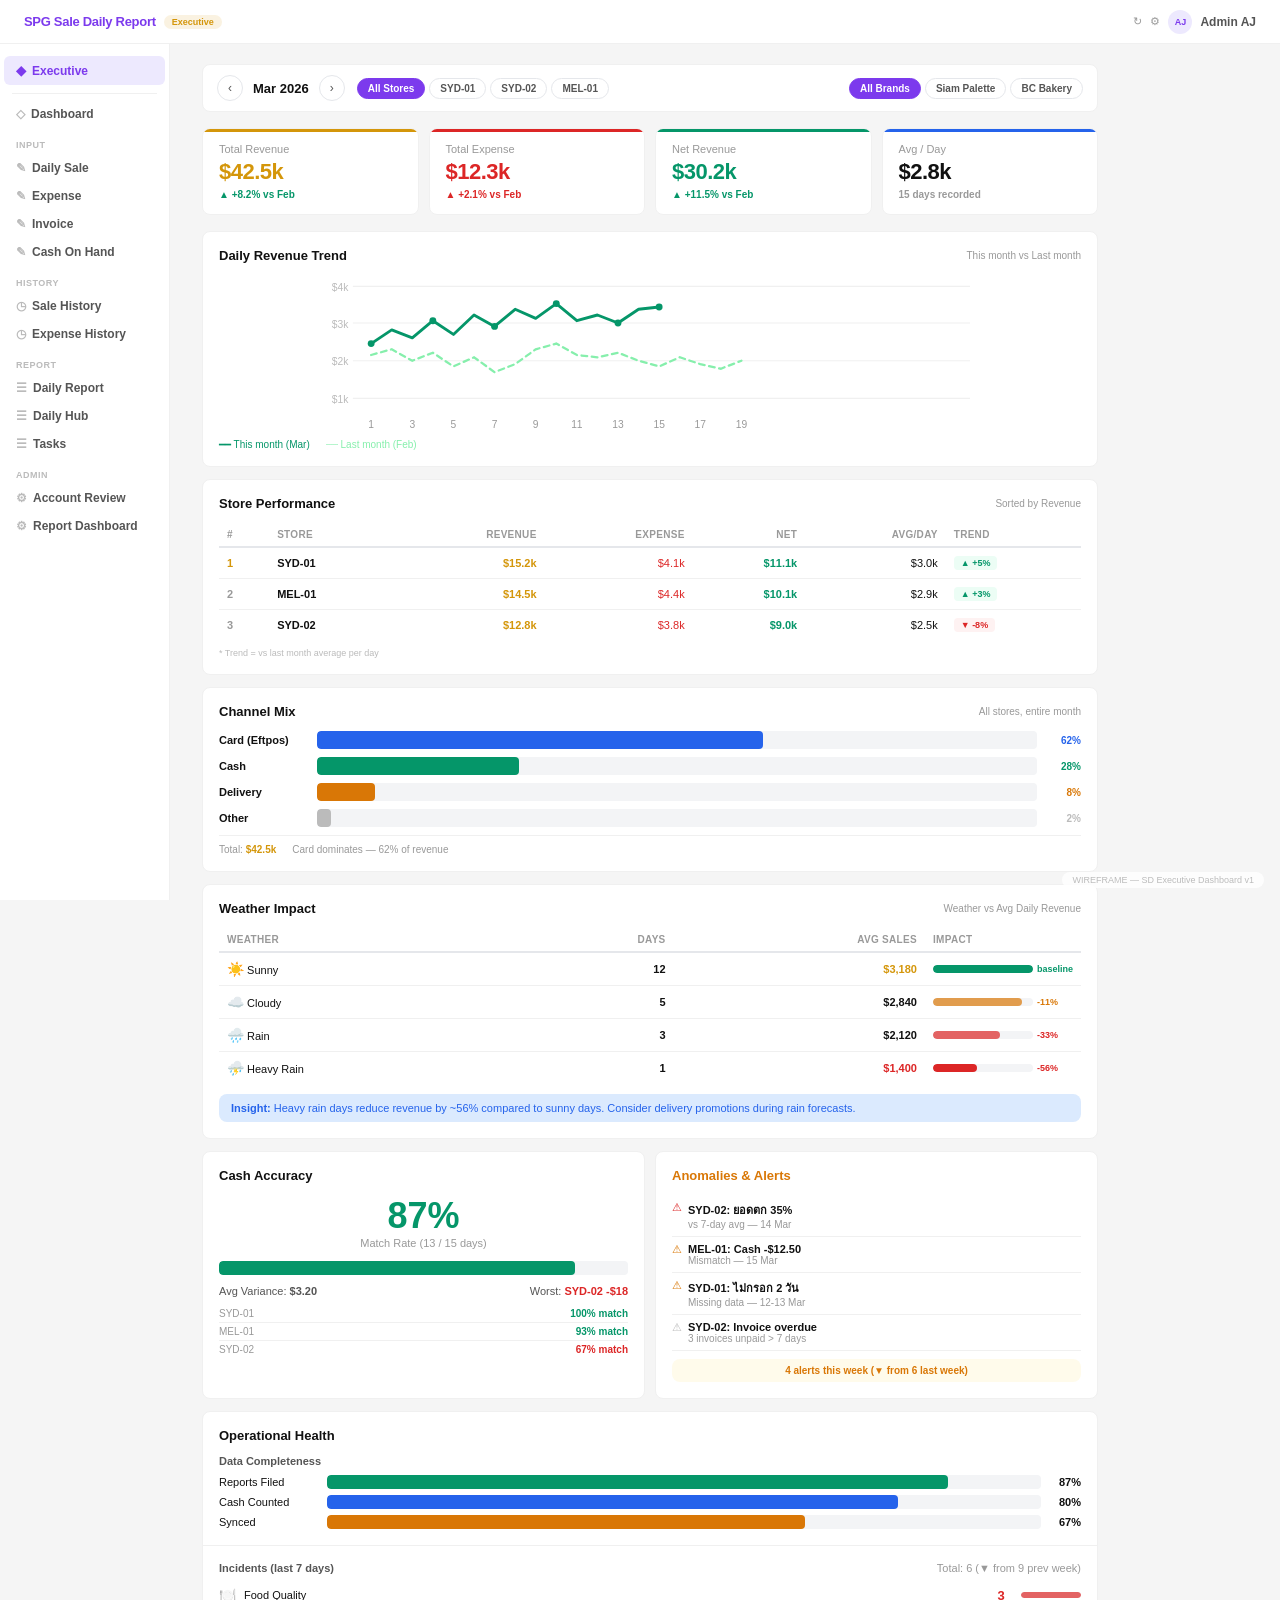
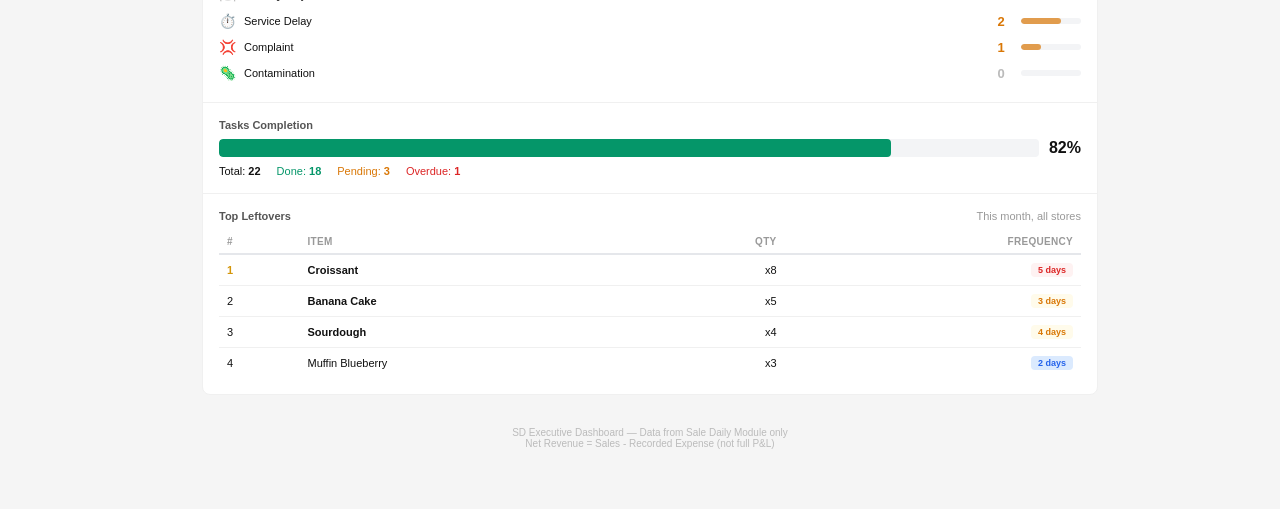
<file: wireframe-executive.html>
<!DOCTYPE html>
<html lang="th">
<head>
<meta charset="UTF-8">
<meta name="viewport" content="width=device-width, initial-scale=1.0">
<title>SD Executive Dashboard — Wireframe</title>
<style>
/* ═══ DESIGN TOKENS (from SD module) ═══ */
:root {
  --bg:#fff; --bg2:#fafafa; --bg3:#f3f4f6;
  --bd:#e5e7eb; --bd2:#f0f0f0;
  --t1:#111; --t2:#555; --t3:#999; --t4:#bbb;
  --acc:#7c3aed; --acc2:#ede9fe; --acc3:#6d28d9;
  --g:#059669; --gbg:#ecfdf5;
  --r:#dc2626; --rbg:#fef2f2;
  --o:#d97706; --obg:#fffbeb;
  --b:#2563eb; --bbg:#dbeafe;
  --gold:#d4960a; --gold-bg:rgba(212,150,10,.06); --gold-bg2:rgba(212,150,10,.12);
  --rd:8px;
  --sh:0 1px 3px rgba(0,0,0,.06); --sh2:0 4px 16px rgba(0,0,0,.08);
  --font: -apple-system, BlinkMacSystemFont, 'Segoe UI', 'Helvetica Neue', sans-serif;
}
*, *::before, *::after { margin:0; padding:0; box-sizing:border-box; }
body { font-family:var(--font); font-size:13px; color:var(--t1); background:#f5f5f5; -webkit-font-smoothing:antialiased; }

/* ═══ SHELL ═══ */
.shell { display:flex; flex-direction:column; min-height:100dvh; }
.topbar {
  display:flex; align-items:center; gap:8px; min-height:44px;
  padding:8px 24px; border-bottom:1px solid var(--bd2); background:var(--bg); position:sticky; top:0; z-index:50;
}
.topbar-logo { font-size:13px; font-weight:800; color:var(--acc); letter-spacing:-.3px; }
.topbar-right { margin-left:auto; display:flex; align-items:center; gap:8px; }
.topbar-avatar { width:24px; height:24px; border-radius:50%; background:var(--acc2); color:var(--acc); font-size:9px; font-weight:700; display:flex; align-items:center; justify-content:center; }
.topbar-name { font-size:12px; font-weight:600; color:var(--t2); }
.topbar-badge { font-size:9px; background:var(--gold-bg2); color:var(--gold); padding:2px 8px; border-radius:10px; font-weight:600; }

.shell-body { display:flex; flex:1; }

/* ═══ SIDEBAR ═══ */
.sidebar {
  width:170px; background:var(--bg); border-right:1px solid var(--bd2); flex-shrink:0;
  padding:12px 0; display:flex; flex-direction:column; position:sticky; top:44px; height:calc(100dvh - 44px); overflow-y:auto;
}
.sd-item {
  display:flex; align-items:center; gap:6px; padding:7px 12px; font-size:12px; font-weight:600;
  color:var(--t2); cursor:pointer; border-radius:6px; margin:0 4px; white-space:nowrap;
}
.sd-item:hover { background:var(--bg3); color:var(--t1); }
.sd-item.active { color:var(--acc); background:var(--acc2); }
.sd-section { font-size:9px; font-weight:700; color:var(--t4); text-transform:uppercase; padding:12px 16px 4px; letter-spacing:.5px; }
.sd-divider { height:1px; background:var(--bd2); margin:6px 12px; }

/* ═══ MAIN CONTENT ═══ */
.main { flex:1; padding:16px 20px 40px; overflow-y:auto; max-width:960px; }
@media(min-width:1200px) { .main { padding:20px 32px 40px; } }

/* ═══ FILTER BAR ═══ */
.filter-bar {
  display:flex; align-items:center; gap:12px; flex-wrap:wrap; margin-bottom:16px;
  padding:10px 14px; background:var(--bg); border-radius:var(--rd); border:1px solid var(--bd2);
}
.month-nav { display:flex; align-items:center; gap:10px; font-size:13px; font-weight:700; }
.month-btn { width:26px; height:26px; border-radius:50%; border:1px solid var(--bd); background:var(--bg); cursor:pointer; font-size:12px; display:flex; align-items:center; justify-content:center; color:var(--t2); }
.month-btn:hover { background:var(--bg3); }
.pill-group { display:flex; gap:4px; }
.pill {
  padding:4px 10px; border-radius:14px; font-size:10px; font-weight:600;
  border:1px solid var(--bd); background:var(--bg); color:var(--t2); cursor:pointer;
}
.pill.on { background:var(--acc); color:#fff; border-color:var(--acc); }
.pill:hover:not(.on) { background:var(--bg3); }

/* ═══ KPI ROW ═══ */
.kpi-row { display:grid; gap:10px; margin-bottom:16px; }
.kpi-4 { grid-template-columns:repeat(4, 1fr); }
.kpi-box {
  background:var(--bg); border-radius:var(--rd); padding:14px 16px; border:1px solid var(--bd2);
  position:relative; overflow:hidden;
}
.kpi-box::before { content:''; position:absolute; top:0; left:0; right:0; height:3px; border-radius:var(--rd) var(--rd) 0 0; }
.kpi-box.gold::before { background:var(--gold); }
.kpi-box.red::before { background:var(--r); }
.kpi-box.green::before { background:var(--g); }
.kpi-box.blue::before { background:var(--b); }
.kpi-label { font-size:11px; color:var(--t3); margin-bottom:4px; }
.kpi-val { font-size:22px; font-weight:800; letter-spacing:-.5px; }
.kpi-sub { font-size:10px; margin-top:4px; font-weight:600; }
.kpi-up { color:var(--g); }
.kpi-down { color:var(--r); }

/* ═══ CARD ═══ */
.card {
  background:var(--bg); border-radius:var(--rd); border:1px solid var(--bd2);
  padding:16px; margin-bottom:12px;
}
.card-title { font-size:13px; font-weight:700; margin-bottom:12px; display:flex; align-items:center; gap:6px; }
.card-subtitle { font-size:10px; color:var(--t3); margin-left:auto; font-weight:400; }

/* ═══ TABLE ═══ */
.tbl { width:100%; border-collapse:collapse; font-size:11px; }
.tbl th { text-align:left; font-weight:700; color:var(--t3); font-size:10px; padding:6px 8px; border-bottom:2px solid var(--bd); text-transform:uppercase; letter-spacing:.3px; }
.tbl td { padding:8px; border-bottom:1px solid var(--bd2); }
.tbl tr:last-child td { border-bottom:none; }
.tbl .num { text-align:right; font-variant-numeric:tabular-nums; }
.tbl .bold { font-weight:700; }

/* ═══ CHART PLACEHOLDER ═══ */
.chart-area { position:relative; height:160px; }
.chart-svg { width:100%; height:100%; }

/* ═══ BAR CHART ═══ */
.bar-row { display:flex; align-items:center; gap:8px; margin-bottom:8px; }
.bar-label { font-size:11px; min-width:90px; font-weight:600; }
.bar-track { flex:1; height:18px; background:var(--bg3); border-radius:4px; overflow:hidden; position:relative; }
.bar-fill { height:100%; border-radius:4px; transition:width .3s; }
.bar-pct { font-size:10px; font-weight:700; min-width:36px; text-align:right; }

/* ═══ PROGRESS BAR ═══ */
.progress { height:14px; background:var(--bg3); border-radius:4px; overflow:hidden; }
.progress-fill { height:100%; border-radius:4px; }

/* ═══ ALERT LIST ═══ */
.alert-item { display:flex; gap:6px; padding:6px 0; border-bottom:1px solid var(--bd2); font-size:11px; }
.alert-item:last-child { border-bottom:none; }
.alert-icon { flex-shrink:0; }

/* ═══ STAT GRID ═══ */
.stat-grid { display:grid; grid-template-columns:1fr 1fr; gap:10px; }

/* ═══ INCIDENT ROW ═══ */
.inc-row { display:flex; align-items:center; gap:8px; padding:5px 0; }
.inc-icon { font-size:14px; }
.inc-name { font-size:11px; flex:1; }
.inc-count { font-size:13px; font-weight:800; min-width:24px; text-align:center; }
.inc-bar { width:60px; height:6px; background:var(--bg3); border-radius:3px; overflow:hidden; }
.inc-bar-fill { height:100%; background:var(--r); border-radius:3px; opacity:.7; }

/* ═══ TAG ═══ */
.tag { display:inline-block; font-size:9px; font-weight:600; padding:2px 7px; border-radius:4px; }
.tag-g { background:var(--gbg); color:var(--g); }
.tag-r { background:var(--rbg); color:var(--r); }
.tag-o { background:var(--obg); color:var(--o); }
.tag-b { background:var(--bbg); color:var(--b); }

/* ═══ WATERMARK ═══ */
.watermark {
  position:fixed; bottom:12px; right:16px; font-size:9px; color:var(--t4);
  background:rgba(255,255,255,.8); padding:3px 10px; border-radius:10px; z-index:100;
}

/* ═══ RESPONSIVE ═══ */
@media(max-width:768px) {
  .sidebar { display:none; }
  .kpi-4 { grid-template-columns:1fr 1fr; }
  .stat-grid { grid-template-columns:1fr; }
  .main { padding:12px 14px 40px; }
  .filter-bar { gap:8px; }
}
</style>
</head>
<body>

<div class="shell">
  <!-- ═══ TOPBAR ═══ -->
  <div class="topbar">
    <div class="topbar-logo">SPG Sale Daily Report</div>
    <span class="topbar-badge">Executive</span>
    <div class="topbar-right">
      <span style="font-size:11px;color:var(--t3)">↻</span>
      <span style="font-size:11px;color:var(--t3)">⚙</span>
      <div class="topbar-avatar">AJ</div>
      <div class="topbar-name">Admin AJ</div>
    </div>
  </div>

  <div class="shell-body">
    <!-- ═══ SIDEBAR ═══ -->
    <nav class="sidebar">
      <div class="sd-item active" style="margin-bottom:2px">
        <span style="font-size:13px;color:var(--acc)">◆</span> Executive
      </div>
      <div class="sd-divider"></div>
      <div class="sd-item"><span style="color:var(--t4)">◇</span> Dashboard</div>
      <div class="sd-section">Input</div>
      <div class="sd-item"><span style="color:var(--t4)">✎</span> Daily Sale</div>
      <div class="sd-item"><span style="color:var(--t4)">✎</span> Expense</div>
      <div class="sd-item"><span style="color:var(--t4)">✎</span> Invoice</div>
      <div class="sd-item"><span style="color:var(--t4)">✎</span> Cash On Hand</div>
      <div class="sd-section">History</div>
      <div class="sd-item"><span style="color:var(--t4)">◷</span> Sale History</div>
      <div class="sd-item"><span style="color:var(--t4)">◷</span> Expense History</div>
      <div class="sd-section">Report</div>
      <div class="sd-item"><span style="color:var(--t4)">☰</span> Daily Report</div>
      <div class="sd-item"><span style="color:var(--t4)">☰</span> Daily Hub</div>
      <div class="sd-item"><span style="color:var(--t4)">☰</span> Tasks</div>
      <div class="sd-section">Admin</div>
      <div class="sd-item"><span style="color:var(--t4)">⚙</span> Account Review</div>
      <div class="sd-item"><span style="color:var(--t4)">⚙</span> Report Dashboard</div>
    </nav>

    <!-- ═══ MAIN CONTENT ═══ -->
    <div class="main">

      <!-- ─── FILTER BAR ─── -->
      <div class="filter-bar">
        <div class="month-nav">
          <button class="month-btn">‹</button>
          <span>Mar 2026</span>
          <button class="month-btn">›</button>
        </div>
        <div class="pill-group">
          <div class="pill on">All Stores</div>
          <div class="pill">SYD-01</div>
          <div class="pill">SYD-02</div>
          <div class="pill">MEL-01</div>
        </div>
        <div class="pill-group" style="margin-left:auto">
          <div class="pill on">All Brands</div>
          <div class="pill">Siam Palette</div>
          <div class="pill">BC Bakery</div>
        </div>
      </div>

      <!-- ═══ SEC 1: KPI CARDS ═══ -->
      <div class="kpi-row kpi-4">
        <div class="kpi-box gold">
          <div class="kpi-label">Total Revenue</div>
          <div class="kpi-val" style="color:var(--gold)">$42.5k</div>
          <div class="kpi-sub kpi-up">▲ +8.2% vs Feb</div>
        </div>
        <div class="kpi-box red">
          <div class="kpi-label">Total Expense</div>
          <div class="kpi-val" style="color:var(--r)">$12.3k</div>
          <div class="kpi-sub kpi-down">▲ +2.1% vs Feb</div>
        </div>
        <div class="kpi-box green">
          <div class="kpi-label">Net Revenue</div>
          <div class="kpi-val" style="color:var(--g)">$30.2k</div>
          <div class="kpi-sub kpi-up">▲ +11.5% vs Feb</div>
        </div>
        <div class="kpi-box blue">
          <div class="kpi-label">Avg / Day</div>
          <div class="kpi-val">$2.8k</div>
          <div class="kpi-sub" style="color:var(--t3)">15 days recorded</div>
        </div>
      </div>

      <!-- ═══ SEC 2: REVENUE TREND ═══ -->
      <div class="card">
        <div class="card-title">
          <span>Daily Revenue Trend</span>
          <span class="card-subtitle">This month vs Last month</span>
        </div>
        <div class="chart-area">
          <svg class="chart-svg" viewBox="0 0 600 140">
            <!-- Grid -->
            <line x1="40" y1="10" x2="580" y2="10" stroke="#f0f0f0" stroke-width="1"/>
            <line x1="40" y1="42" x2="580" y2="42" stroke="#f0f0f0" stroke-width="1"/>
            <line x1="40" y1="75" x2="580" y2="75" stroke="#f0f0f0" stroke-width="1"/>
            <line x1="40" y1="108" x2="580" y2="108" stroke="#f0f0f0" stroke-width="1"/>
            <!-- Y labels -->
            <text x="36" y="14" text-anchor="end" fill="#bbb" font-size="9">$4k</text>
            <text x="36" y="46" text-anchor="end" fill="#bbb" font-size="9">$3k</text>
            <text x="36" y="79" text-anchor="end" fill="#bbb" font-size="9">$2k</text>
            <text x="36" y="112" text-anchor="end" fill="#bbb" font-size="9">$1k</text>
            <!-- X labels -->
            <text x="56" y="134" text-anchor="middle" fill="#999" font-size="9">1</text>
            <text x="92" y="134" text-anchor="middle" fill="#999" font-size="9">3</text>
            <text x="128" y="134" text-anchor="middle" fill="#999" font-size="9">5</text>
            <text x="164" y="134" text-anchor="middle" fill="#999" font-size="9">7</text>
            <text x="200" y="134" text-anchor="middle" fill="#999" font-size="9">9</text>
            <text x="236" y="134" text-anchor="middle" fill="#999" font-size="9">11</text>
            <text x="272" y="134" text-anchor="middle" fill="#999" font-size="9">13</text>
            <text x="308" y="134" text-anchor="middle" fill="#999" font-size="9">15</text>
            <text x="344" y="134" text-anchor="middle" fill="#999" font-size="9">17</text>
            <text x="380" y="134" text-anchor="middle" fill="#999" font-size="9">19</text>
            <!-- Last month (dashed) -->
            <polyline points="56,70 74,65 92,75 110,68 128,80 146,72 164,85 182,78 200,65 218,60 236,70 254,72 272,68 290,75 308,80 326,72 344,78 362,82 380,75" fill="none" stroke="#86efac" stroke-width="2" stroke-dasharray="5,4" stroke-linecap="round"/>
            <!-- This month (solid) -->
            <polyline points="56,60 74,48 92,55 110,40 128,52 146,35 164,45 182,30 200,38 218,25 236,40 254,35 272,42 290,30 308,28" fill="none" stroke="#059669" stroke-width="2.5" stroke-linecap="round" stroke-linejoin="round"/>
            <!-- Dots this month -->
            <circle cx="56" cy="60" r="3" fill="#059669"/>
            <circle cx="110" cy="40" r="3" fill="#059669"/>
            <circle cx="164" cy="45" r="3" fill="#059669"/>
            <circle cx="218" cy="25" r="3" fill="#059669"/>
            <circle cx="272" cy="42" r="3" fill="#059669"/>
            <circle cx="308" cy="28" r="3" fill="#059669"/>
          </svg>
        </div>
        <div style="display:flex;gap:16px;margin-top:4px;font-size:10px">
          <span style="color:var(--g)">━━ This month (Mar)</span>
          <span style="color:#86efac">┄┄ Last month (Feb)</span>
        </div>
      </div>

      <!-- ═══ SEC 3: STORE RANKING ═══ -->
      <div class="card">
        <div class="card-title">
          <span>Store Performance</span>
          <span class="card-subtitle">Sorted by Revenue</span>
        </div>
        <table class="tbl">
          <thead>
            <tr>
              <th>#</th>
              <th>Store</th>
              <th class="num">Revenue</th>
              <th class="num">Expense</th>
              <th class="num">Net</th>
              <th class="num">Avg/Day</th>
              <th>Trend</th>
            </tr>
          </thead>
          <tbody>
            <tr>
              <td style="font-weight:700;color:var(--gold)">1</td>
              <td class="bold">SYD-01</td>
              <td class="num bold" style="color:var(--gold)">$15.2k</td>
              <td class="num" style="color:var(--r)">$4.1k</td>
              <td class="num bold" style="color:var(--g)">$11.1k</td>
              <td class="num">$3.0k</td>
              <td><span class="tag tag-g">▲ +5%</span></td>
            </tr>
            <tr>
              <td style="font-weight:700;color:var(--t3)">2</td>
              <td class="bold">MEL-01</td>
              <td class="num bold" style="color:var(--gold)">$14.5k</td>
              <td class="num" style="color:var(--r)">$4.4k</td>
              <td class="num bold" style="color:var(--g)">$10.1k</td>
              <td class="num">$2.9k</td>
              <td><span class="tag tag-g">▲ +3%</span></td>
            </tr>
            <tr>
              <td style="font-weight:700;color:var(--t3)">3</td>
              <td class="bold">SYD-02</td>
              <td class="num bold" style="color:var(--gold)">$12.8k</td>
              <td class="num" style="color:var(--r)">$3.8k</td>
              <td class="num bold" style="color:var(--g)">$9.0k</td>
              <td class="num">$2.5k</td>
              <td><span class="tag tag-r">▼ -8%</span></td>
            </tr>
          </tbody>
        </table>
        <div style="font-size:9px;color:var(--t4);margin-top:8px">* Trend = vs last month average per day</div>
      </div>

      <!-- ═══ SEC 4: CHANNEL MIX ═══ -->
      <div class="card">
        <div class="card-title">
          <span>Channel Mix</span>
          <span class="card-subtitle">All stores, entire month</span>
        </div>
        <div style="margin-bottom:4px">
          <div class="bar-row">
            <div class="bar-label">Card (Eftpos)</div>
            <div class="bar-track"><div class="bar-fill" style="width:62%;background:var(--b)"></div></div>
            <div class="bar-pct" style="color:var(--b)">62%</div>
          </div>
          <div class="bar-row">
            <div class="bar-label">Cash</div>
            <div class="bar-track"><div class="bar-fill" style="width:28%;background:var(--g)"></div></div>
            <div class="bar-pct" style="color:var(--g)">28%</div>
          </div>
          <div class="bar-row">
            <div class="bar-label">Delivery</div>
            <div class="bar-track"><div class="bar-fill" style="width:8%;background:var(--o)"></div></div>
            <div class="bar-pct" style="color:var(--o)">8%</div>
          </div>
          <div class="bar-row">
            <div class="bar-label">Other</div>
            <div class="bar-track"><div class="bar-fill" style="width:2%;background:var(--t4)"></div></div>
            <div class="bar-pct" style="color:var(--t4)">2%</div>
          </div>
        </div>
        <div style="display:flex;gap:16px;font-size:10px;color:var(--t3);border-top:1px solid var(--bd2);padding-top:8px">
          <span>Total: <b style="color:var(--gold)">$42.5k</b></span>
          <span>Card dominates — 62% of revenue</span>
        </div>
      </div>

      <!-- ═══ SEC 5: WEATHER IMPACT ═══ -->
      <div class="card">
        <div class="card-title">
          <span>Weather Impact</span>
          <span class="card-subtitle">Weather vs Avg Daily Revenue</span>
        </div>
        <table class="tbl">
          <thead>
            <tr><th>Weather</th><th class="num">Days</th><th class="num">Avg Sales</th><th style="width:140px">Impact</th></tr>
          </thead>
          <tbody>
            <tr>
              <td><span style="font-size:14px">☀️</span> Sunny</td>
              <td class="num bold">12</td>
              <td class="num bold" style="color:var(--gold)">$3,180</td>
              <td>
                <div style="display:flex;align-items:center;gap:4px">
                  <div style="width:100px;height:8px;background:var(--bg3);border-radius:4px;overflow:hidden"><div style="width:100%;height:100%;background:var(--g);border-radius:4px"></div></div>
                  <span style="font-size:9px;color:var(--g);font-weight:700">baseline</span>
                </div>
              </td>
            </tr>
            <tr>
              <td><span style="font-size:14px">☁️</span> Cloudy</td>
              <td class="num bold">5</td>
              <td class="num bold">$2,840</td>
              <td>
                <div style="display:flex;align-items:center;gap:4px">
                  <div style="width:100px;height:8px;background:var(--bg3);border-radius:4px;overflow:hidden"><div style="width:89%;height:100%;background:var(--o);border-radius:4px;opacity:.7"></div></div>
                  <span style="font-size:9px;color:var(--o);font-weight:700">-11%</span>
                </div>
              </td>
            </tr>
            <tr>
              <td><span style="font-size:14px">🌧️</span> Rain</td>
              <td class="num bold">3</td>
              <td class="num bold">$2,120</td>
              <td>
                <div style="display:flex;align-items:center;gap:4px">
                  <div style="width:100px;height:8px;background:var(--bg3);border-radius:4px;overflow:hidden"><div style="width:67%;height:100%;background:var(--r);border-radius:4px;opacity:.7"></div></div>
                  <span style="font-size:9px;color:var(--r);font-weight:700">-33%</span>
                </div>
              </td>
            </tr>
            <tr>
              <td><span style="font-size:14px">⛈️</span> Heavy Rain</td>
              <td class="num bold">1</td>
              <td class="num bold" style="color:var(--r)">$1,400</td>
              <td>
                <div style="display:flex;align-items:center;gap:4px">
                  <div style="width:100px;height:8px;background:var(--bg3);border-radius:4px;overflow:hidden"><div style="width:44%;height:100%;background:var(--r);border-radius:4px"></div></div>
                  <span style="font-size:9px;color:var(--r);font-weight:700">-56%</span>
                </div>
              </td>
            </tr>
          </tbody>
        </table>
        <div style="margin-top:10px;padding:8px 12px;background:var(--bbg);border-radius:var(--rd);font-size:11px;color:var(--b)">
          <b>Insight:</b> Heavy rain days reduce revenue by ~56% compared to sunny days. Consider delivery promotions during rain forecasts.
        </div>
      </div>

      <!-- ═══ SEC 6: CASH CONTROL + ANOMALIES (side by side) ═══ -->
      <div class="stat-grid">
        <!-- Cash Accuracy -->
        <div class="card">
          <div class="card-title">Cash Accuracy</div>
          <div style="text-align:center;margin-bottom:12px">
            <div style="font-size:36px;font-weight:800;color:var(--g)">87%</div>
            <div style="font-size:11px;color:var(--t3)">Match Rate (13 / 15 days)</div>
          </div>
          <div class="progress" style="margin-bottom:10px">
            <div class="progress-fill" style="width:87%;background:var(--g)"></div>
          </div>
          <div style="display:flex;justify-content:space-between;font-size:11px;color:var(--t2)">
            <span>Avg Variance: <b>$3.20</b></span>
            <span>Worst: <b style="color:var(--r)">SYD-02 -$18</b></span>
          </div>
          <div style="margin-top:8px;font-size:10px;color:var(--t3)">
            <div style="display:flex;justify-content:space-between;padding:3px 0;border-bottom:1px solid var(--bd2)"><span>SYD-01</span><span style="color:var(--g);font-weight:600">100% match</span></div>
            <div style="display:flex;justify-content:space-between;padding:3px 0;border-bottom:1px solid var(--bd2)"><span>MEL-01</span><span style="color:var(--g);font-weight:600">93% match</span></div>
            <div style="display:flex;justify-content:space-between;padding:3px 0"><span>SYD-02</span><span style="color:var(--r);font-weight:600">67% match</span></div>
          </div>
        </div>

        <!-- Anomalies -->
        <div class="card">
          <div class="card-title" style="color:var(--o)">Anomalies & Alerts</div>
          <div class="alert-item">
            <span class="alert-icon" style="color:var(--r)">⚠</span>
            <div>
              <div style="font-weight:600">SYD-02: ยอดตก 35%</div>
              <div style="font-size:10px;color:var(--t3)">vs 7-day avg — 14 Mar</div>
            </div>
          </div>
          <div class="alert-item">
            <span class="alert-icon" style="color:var(--o)">⚠</span>
            <div>
              <div style="font-weight:600">MEL-01: Cash -$12.50</div>
              <div style="font-size:10px;color:var(--t3)">Mismatch — 15 Mar</div>
            </div>
          </div>
          <div class="alert-item">
            <span class="alert-icon" style="color:var(--o)">⚠</span>
            <div>
              <div style="font-weight:600">SYD-01: ไม่กรอก 2 วัน</div>
              <div style="font-size:10px;color:var(--t3)">Missing data — 12-13 Mar</div>
            </div>
          </div>
          <div class="alert-item">
            <span class="alert-icon" style="color:var(--t4)">⚠</span>
            <div>
              <div style="font-weight:600">SYD-02: Invoice overdue</div>
              <div style="font-size:10px;color:var(--t3)">3 invoices unpaid > 7 days</div>
            </div>
          </div>
          <div style="margin-top:8px;padding:6px 10px;background:var(--obg);border-radius:var(--rd);font-size:10px;color:var(--o);text-align:center;font-weight:600">
            4 alerts this week (▼ from 6 last week)
          </div>
        </div>
      </div>

      <!-- ═══ SEC 7: OPERATIONAL HEALTH ═══ -->
      <div class="card">
        <div class="card-title">Operational Health</div>

        <!-- 7A: Data Completeness -->
        <div style="margin-bottom:16px">
          <div style="font-size:11px;font-weight:700;color:var(--t2);margin-bottom:8px">Data Completeness</div>
          <div style="display:flex;align-items:center;gap:8px;margin-bottom:6px">
            <span style="font-size:11px;min-width:100px">Reports Filed</span>
            <div class="progress" style="flex:1"><div class="progress-fill" style="width:87%;background:var(--g)"></div></div>
            <span style="font-size:11px;font-weight:700;min-width:32px;text-align:right">87%</span>
          </div>
          <div style="display:flex;align-items:center;gap:8px;margin-bottom:6px">
            <span style="font-size:11px;min-width:100px">Cash Counted</span>
            <div class="progress" style="flex:1"><div class="progress-fill" style="width:80%;background:var(--b)"></div></div>
            <span style="font-size:11px;font-weight:700;min-width:32px;text-align:right">80%</span>
          </div>
          <div style="display:flex;align-items:center;gap:8px;margin-bottom:6px">
            <span style="font-size:11px;min-width:100px">Synced</span>
            <div class="progress" style="flex:1"><div class="progress-fill" style="width:67%;background:var(--o)"></div></div>
            <span style="font-size:11px;font-weight:700;min-width:32px;text-align:right">67%</span>
          </div>
        </div>

        <div style="height:1px;background:var(--bd2);margin:0 -16px 16px"></div>

        <!-- 7B: Incidents -->
        <div style="margin-bottom:16px">
          <div style="font-size:11px;font-weight:700;color:var(--t2);margin-bottom:8px;display:flex;justify-content:space-between">
            <span>Incidents (last 7 days)</span>
            <span style="font-weight:400;color:var(--t3)">Total: 6 (▼ from 9 prev week)</span>
          </div>
          <div class="inc-row">
            <span class="inc-icon">🍽️</span>
            <span class="inc-name">Food Quality</span>
            <span class="inc-count" style="color:var(--r)">3</span>
            <div class="inc-bar"><div class="inc-bar-fill" style="width:100%"></div></div>
          </div>
          <div class="inc-row">
            <span class="inc-icon">⏱️</span>
            <span class="inc-name">Service Delay</span>
            <span class="inc-count" style="color:var(--o)">2</span>
            <div class="inc-bar"><div class="inc-bar-fill" style="width:67%;background:var(--o)"></div></div>
          </div>
          <div class="inc-row">
            <span class="inc-icon">💢</span>
            <span class="inc-name">Complaint</span>
            <span class="inc-count" style="color:var(--o)">1</span>
            <div class="inc-bar"><div class="inc-bar-fill" style="width:33%;background:var(--o)"></div></div>
          </div>
          <div class="inc-row">
            <span class="inc-icon">🦠</span>
            <span class="inc-name">Contamination</span>
            <span class="inc-count" style="color:var(--t4)">0</span>
            <div class="inc-bar"><div class="inc-bar-fill" style="width:0%"></div></div>
          </div>
        </div>

        <div style="height:1px;background:var(--bd2);margin:0 -16px 16px"></div>

        <!-- 7C: Tasks -->
        <div style="margin-bottom:16px">
          <div style="font-size:11px;font-weight:700;color:var(--t2);margin-bottom:8px">Tasks Completion</div>
          <div style="display:flex;align-items:center;gap:10px;margin-bottom:8px">
            <div class="progress" style="flex:1;height:18px"><div class="progress-fill" style="width:82%;background:var(--g);height:100%"></div></div>
            <span style="font-size:16px;font-weight:800">82%</span>
          </div>
          <div style="display:flex;gap:16px;font-size:11px">
            <span>Total: <b>22</b></span>
            <span style="color:var(--g)">Done: <b>18</b></span>
            <span style="color:var(--o)">Pending: <b>3</b></span>
            <span style="color:var(--r)">Overdue: <b>1</b></span>
          </div>
        </div>

        <div style="height:1px;background:var(--bd2);margin:0 -16px 16px"></div>

        <!-- 7D: Top Leftovers -->
        <div>
          <div style="font-size:11px;font-weight:700;color:var(--t2);margin-bottom:8px;display:flex;justify-content:space-between">
            <span>Top Leftovers</span>
            <span style="font-weight:400;color:var(--t3)">This month, all stores</span>
          </div>
          <table class="tbl">
            <thead><tr><th>#</th><th>Item</th><th class="num">Qty</th><th class="num">Frequency</th></tr></thead>
            <tbody>
              <tr>
                <td style="font-weight:700;color:var(--gold)">1</td>
                <td class="bold">Croissant</td>
                <td class="num">x8</td>
                <td class="num"><span class="tag tag-r">5 days</span></td>
              </tr>
              <tr>
                <td>2</td>
                <td class="bold">Banana Cake</td>
                <td class="num">x5</td>
                <td class="num"><span class="tag tag-o">3 days</span></td>
              </tr>
              <tr>
                <td>3</td>
                <td class="bold">Sourdough</td>
                <td class="num">x4</td>
                <td class="num"><span class="tag tag-o">4 days</span></td>
              </tr>
              <tr>
                <td>4</td>
                <td>Muffin Blueberry</td>
                <td class="num">x3</td>
                <td class="num"><span class="tag tag-b">2 days</span></td>
              </tr>
            </tbody>
          </table>
        </div>
      </div>

      <!-- ═══ FOOTER NOTE ═══ -->
      <div style="text-align:center;padding:20px 0;font-size:10px;color:var(--t4)">
        SD Executive Dashboard — Data from Sale Daily Module only<br>
        Net Revenue = Sales - Recorded Expense (not full P&L)
      </div>

    </div><!-- /main -->
  </div><!-- /shell-body -->
</div><!-- /shell -->

<div class="watermark">WIREFRAME — SD Executive Dashboard v1</div>

</body>
</html>
</file>
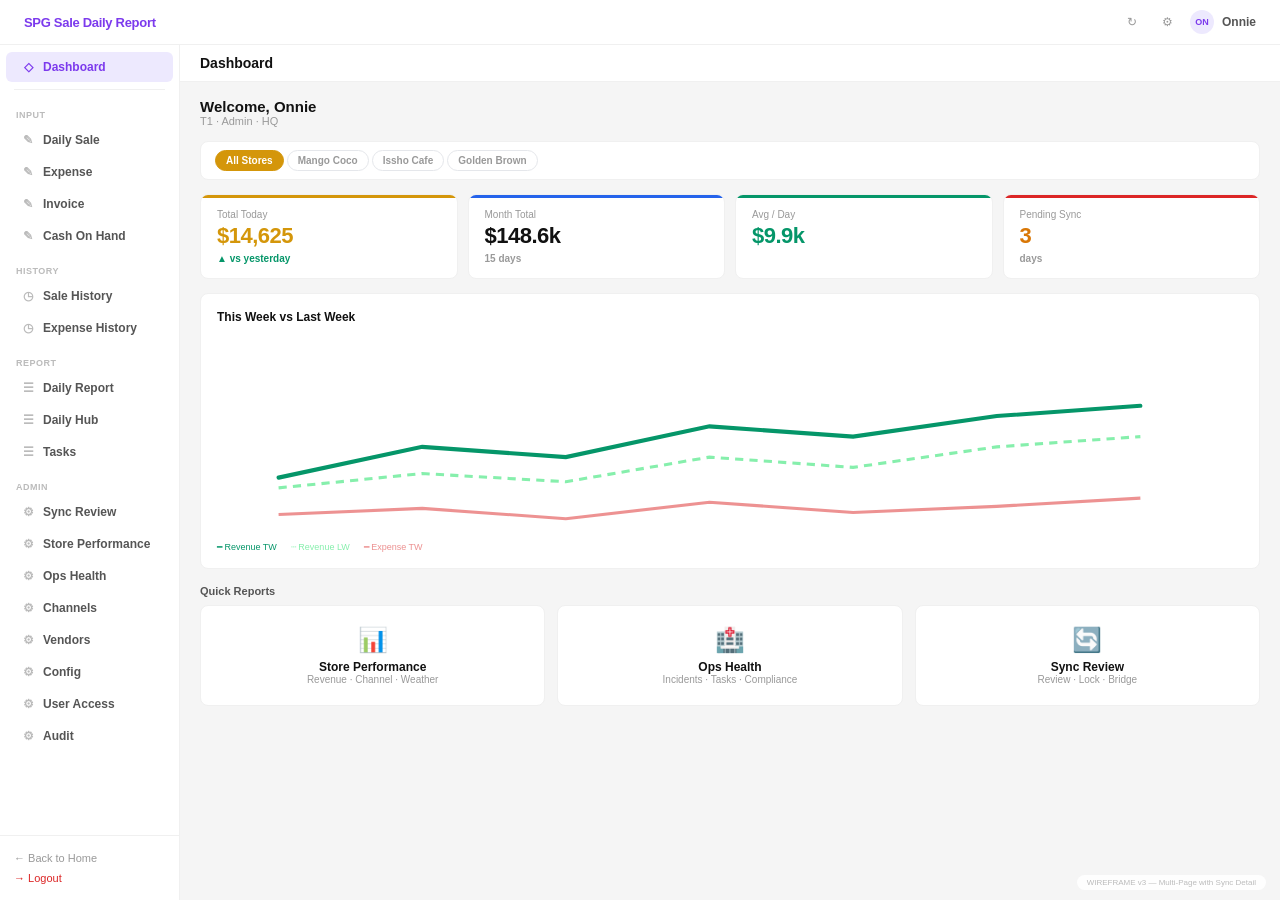
<file: wireframe-sd-pages.html>
<!DOCTYPE html>
<html lang="th">
<head>
<meta charset="UTF-8">
<meta name="viewport" content="width=device-width, initial-scale=1.0">
<title>SD Module — Multi-Page Wireframe v3</title>
<style>
:root {
  --bg:#fff; --bg2:#fafafa; --bg3:#f3f4f6;
  --bd:#e5e7eb; --bd2:#f0f0f0;
  --t1:#111; --t2:#555; --t3:#999; --t4:#bbb;
  --acc:#7c3aed; --acc2:#ede9fe; --acc3:#6d28d9;
  --g:#059669; --gbg:#ecfdf5;
  --r:#dc2626; --rbg:#fef2f2;
  --o:#d97706; --obg:#fffbeb;
  --b:#2563eb; --bbg:#dbeafe;
  --gold:#d4960a; --gold-bg:rgba(212,150,10,.06); --gold-bg2:rgba(212,150,10,.12);
  --rd:8px; --rd2:6px;
  --font: -apple-system, BlinkMacSystemFont, 'Segoe UI', 'Helvetica Neue', sans-serif;
}
*,*::before,*::after{margin:0;padding:0;box-sizing:border-box}
body{font-family:var(--font);font-size:13px;color:var(--t1);background:var(--bg);-webkit-font-smoothing:antialiased}

/* ═══ SHELL ═══ */
.shell{display:flex;flex-direction:column;height:100dvh;overflow:hidden}
.shell-body{display:flex;flex:1;overflow:hidden}
.shell-main{flex:1;display:flex;flex-direction:column;overflow:hidden;background:#f5f5f5}

/* ═══ TOPBAR ═══ */
.topbar{display:flex;align-items:center;gap:8px;min-height:44px;padding:8px 24px;border-bottom:1px solid var(--bd2);background:var(--bg);flex-shrink:0}
.topbar-logo{font-size:13px;font-weight:800;color:var(--acc);letter-spacing:-.3px;cursor:pointer}
.topbar-right{margin-left:auto;display:flex;align-items:center;gap:8px}
.topbar-icon{width:28px;height:28px;border-radius:50%;display:flex;align-items:center;justify-content:center;cursor:pointer;color:var(--t3);font-size:12px}
.topbar-icon:hover{background:var(--bg3)}
.avatar{width:24px;height:24px;border-radius:50%;background:var(--acc2);color:var(--acc);font-size:9px;font-weight:700;display:flex;align-items:center;justify-content:center;cursor:pointer}
.topbar-name{font-size:12px;font-weight:600;color:var(--t2);cursor:pointer}

/* ═══ SIDEBAR ═══ */
.sidebar{width:180px;background:var(--bg);border-right:1px solid var(--bd2);display:flex;flex-direction:column;flex-shrink:0;overflow-y:auto;padding-top:6px}
.sb-item{display:flex;align-items:center;gap:7px;padding:8px 14px;font-size:12px;font-weight:600;color:var(--t2);cursor:pointer;border-radius:6px;margin:1px 6px;white-space:nowrap}
.sb-item:hover{background:var(--bg3);color:var(--t1)}
.sb-item.active{color:var(--acc);background:var(--acc2)}
.sb-item .ico{width:16px;min-width:16px;text-align:center;font-size:12px;color:var(--t4)}
.sb-item.active .ico{color:var(--acc)}
.sb-sec{font-size:9px;font-weight:700;color:var(--t4);text-transform:uppercase;padding:14px 16px 4px;letter-spacing:.5px}
.sb-div{height:1px;background:var(--bd2);margin:6px 14px}
.sb-footer{margin-top:auto;padding:12px 14px;border-top:1px solid var(--bd2);font-size:11px}
.sb-footer a{display:block;padding:4px 0;color:var(--t3);text-decoration:none;cursor:pointer}
.sb-footer a:hover{color:var(--t1)}
.sb-footer .danger{color:var(--r)}

/* ═══ CONTENT AREA ═══ */
.toolbar{display:flex;align-items:center;gap:8px;padding:10px 20px;border-bottom:1px solid var(--bd2);background:var(--bg);flex-shrink:0}
.toolbar-back{background:none;border:none;font-size:16px;cursor:pointer;color:var(--t2);padding:0 4px}
.toolbar-title{font-size:14px;font-weight:700}
.content{flex:1;overflow-y:auto;padding:16px 20px 40px}

/* ═══ PAGE TABS (to simulate multi-page) ═══ */
.page-tabs{display:flex;gap:0;border-bottom:2px solid var(--bd);margin-bottom:16px;background:var(--bg);padding:0 20px;flex-shrink:0}
.page-tab{padding:10px 16px;font-size:12px;font-weight:600;color:var(--t3);cursor:pointer;border-bottom:2px solid transparent;margin-bottom:-2px;white-space:nowrap}
.page-tab:hover{color:var(--t1)}
.page-tab.on{color:var(--acc);border-bottom-color:var(--acc)}
.page-section{display:none}
.page-section.active{display:block}

/* ═══ COMPONENTS ═══ */
.filter-bar{display:flex;align-items:center;gap:10px;flex-wrap:wrap;margin-bottom:14px;padding:8px 14px;background:var(--bg);border-radius:var(--rd);border:1px solid var(--bd2)}
.month-nav{display:flex;align-items:center;gap:8px;font-size:13px;font-weight:700}
.month-btn{width:24px;height:24px;border-radius:50%;border:1px solid var(--bd);background:var(--bg);cursor:pointer;font-size:11px;display:flex;align-items:center;justify-content:center;color:var(--t2)}
.pill-group{display:flex;gap:3px}
.pill{padding:4px 10px;border-radius:14px;font-size:10px;font-weight:600;border:1px solid var(--bd);background:var(--bg);color:var(--t3);cursor:pointer}
.pill.on{background:var(--acc);color:#fff;border-color:var(--acc)}
.pill.gold{background:var(--gold);color:#fff;border-color:var(--gold)}
.filter-sep{width:1px;height:20px;background:var(--bd)}

.kpi-row{display:grid;gap:10px;margin-bottom:14px}
.kpi-4{grid-template-columns:repeat(4,1fr)}
.kpi-3{grid-template-columns:repeat(3,1fr)}
.kpi-2{grid-template-columns:repeat(2,1fr)}
.kpi{background:var(--bg);border-radius:var(--rd);padding:14px 16px;border:1px solid var(--bd2);position:relative;overflow:hidden}
.kpi::after{content:'';position:absolute;top:0;left:0;right:0;height:3px}
.kpi.gold::after{background:var(--gold)} .kpi.red::after{background:var(--r)} .kpi.green::after{background:var(--g)} .kpi.blue::after{background:var(--b)}
.kpi-label{font-size:10px;color:var(--t3);margin-bottom:3px}
.kpi-val{font-size:22px;font-weight:800;letter-spacing:-.5px}
.kpi-sub{font-size:10px;margin-top:4px;font-weight:600}
.up{color:var(--g)} .dn{color:var(--r)}

.card{background:var(--bg);border-radius:var(--rd);border:1px solid var(--bd2);padding:16px;margin-bottom:12px}
.card-hd{font-size:12px;font-weight:700;margin-bottom:10px;display:flex;align-items:center;gap:6px}
.card-hd .mute{font-size:10px;color:var(--t4);font-weight:400;margin-left:auto}

.tbl{width:100%;border-collapse:collapse;font-size:11px}
.tbl th{text-align:left;font-weight:700;color:var(--t4);font-size:9px;padding:5px 6px;border-bottom:2px solid var(--bd);text-transform:uppercase;letter-spacing:.4px}
.tbl td{padding:7px 6px;border-bottom:1px solid var(--bd2)}
.tbl tr:last-child td{border-bottom:none}
.tbl .r{text-align:right;font-variant-numeric:tabular-nums} .tbl .b{font-weight:700}
.tbl tr.clickable{cursor:pointer} .tbl tr.clickable:hover{background:var(--bg3)}

.tag{display:inline-block;font-size:8px;font-weight:700;padding:2px 7px;border-radius:4px}
.tg{background:var(--gbg);color:var(--g)} .tr{background:var(--rbg);color:var(--r)} .to{background:var(--obg);color:var(--o)} .tb{background:var(--bbg);color:var(--b)} .tgray{background:var(--bg3);color:var(--t3)} .tgold{background:var(--gold-bg2);color:var(--gold)}

.bar-row{display:flex;align-items:center;gap:6px;margin-bottom:6px}
.bar-lbl{font-size:10px;min-width:80px;font-weight:600}
.bar-track{flex:1;height:14px;background:var(--bg3);border-radius:4px;overflow:hidden}
.bar-fill{height:100%;border-radius:4px}
.bar-val{font-size:10px;font-weight:700;min-width:34px;text-align:right}

.prog{height:10px;background:var(--bg3);border-radius:5px;overflow:hidden}
.prog-fill{height:100%;border-radius:5px}

.insight{padding:10px 14px;border-radius:var(--rd2);font-size:11px;margin-top:8px;display:flex;gap:8px;align-items:flex-start}
.insight-b{background:var(--bbg);color:var(--b)} .insight-g{background:var(--gbg);color:var(--g)} .insight-o{background:var(--obg);color:var(--o)} .insight-r{background:var(--rbg);color:var(--r)}

.grid-2{display:grid;grid-template-columns:1fr 1fr;gap:12px}
.grid-3{display:grid;grid-template-columns:1fr 1fr 1fr;gap:12px}

.alert-item{display:flex;gap:8px;padding:7px 0;border-bottom:1px solid var(--bd2);font-size:11px;align-items:flex-start}
.alert-item:last-child{border-bottom:none}

/* Detail popup overlay */
.popup-overlay{position:fixed;inset:0;background:rgba(0,0,0,.3);z-index:200;display:flex;align-items:center;justify-content:center}
.popup-sheet{background:var(--bg);border-radius:12px;width:520px;max-width:95vw;max-height:85vh;overflow-y:auto;padding:20px;box-shadow:0 8px 32px rgba(0,0,0,.15)}
.popup-header{display:flex;justify-content:space-between;align-items:center;margin-bottom:14px}
.popup-title{font-size:15px;font-weight:700}
.popup-close{background:none;border:none;font-size:18px;cursor:pointer;color:var(--t3);padding:4px}

.hm-grid{display:grid;grid-template-columns:90px repeat(7,1fr);gap:2px;font-size:9px}
.hm-hd{font-weight:700;color:var(--t4);text-align:center;padding:3px 2px}
.hm-store{font-weight:600;padding:4px 4px;display:flex;align-items:center}
.hm-cell{border-radius:3px;text-align:center;padding:4px 2px;font-weight:600;font-size:8px;display:flex;align-items:center;justify-content:center}

.inc-row{display:flex;align-items:center;gap:8px;padding:5px 0}
.inc-icon{font-size:14px} .inc-name{font-size:11px;flex:1} .inc-count{font-size:13px;font-weight:800;min-width:24px;text-align:center}
.inc-bar{width:60px;height:6px;background:var(--bg3);border-radius:3px;overflow:hidden}
.inc-bar-fill{height:100%;border-radius:3px}

.btn{padding:6px 14px;border-radius:var(--rd2);font-size:11px;font-weight:600;border:1px solid var(--bd);cursor:pointer;background:var(--bg)}
.btn:hover{background:var(--bg3)}
.btn-primary{background:var(--acc);color:#fff;border-color:var(--acc)} .btn-primary:hover{background:var(--acc3)}
.btn-gold{background:var(--gold);color:#fff;border-color:var(--gold)}
.btn-outline{background:transparent}
.btn-sm{padding:4px 10px;font-size:10px}
.btn-danger{color:var(--r);border-color:var(--r)} .btn-danger:hover{background:var(--rbg)}

@media(max-width:768px){
  .sidebar{display:none}
  .kpi-4,.kpi-3{grid-template-columns:1fr 1fr}
  .grid-2,.grid-3{grid-template-columns:1fr}
  .hm-grid{font-size:8px}
  .content{padding:12px 14px 40px}
  .page-tabs{overflow-x:auto}
}

.wm{position:fixed;bottom:10px;right:14px;font-size:8px;color:var(--t4);background:rgba(255,255,255,.85);padding:3px 10px;border-radius:10px;z-index:100}
</style>
</head>
<body>

<div class="shell">
  <!-- ═══ TOPBAR ═══ -->
  <div class="topbar">
    <div class="topbar-logo">SPG Sale Daily Report</div>
    <div class="topbar-right">
      <div class="topbar-icon" title="Refresh">↻</div>
      <div class="topbar-icon" title="Settings">⚙</div>
      <div class="avatar">ON</div>
      <div class="topbar-name">Onnie</div>
    </div>
  </div>

  <div class="shell-body">
    <!-- ═══ SIDEBAR ═══ -->
    <nav class="sidebar" id="sidebar">
      <div class="sb-item active" data-page="dashboard" onclick="goPage('dashboard')">
        <span class="ico">◇</span> Dashboard
      </div>
      <div class="sb-div"></div>
      <div class="sb-sec">Input</div>
      <div class="sb-item" data-page="none"><span class="ico">✎</span> Daily Sale</div>
      <div class="sb-item" data-page="none"><span class="ico">✎</span> Expense</div>
      <div class="sb-item" data-page="none"><span class="ico">✎</span> Invoice</div>
      <div class="sb-item" data-page="none"><span class="ico">✎</span> Cash On Hand</div>
      <div class="sb-sec">History</div>
      <div class="sb-item" data-page="none"><span class="ico">◷</span> Sale History</div>
      <div class="sb-item" data-page="none"><span class="ico">◷</span> Expense History</div>
      <div class="sb-sec">Report</div>
      <div class="sb-item" data-page="none"><span class="ico">☰</span> Daily Report</div>
      <div class="sb-item" data-page="none"><span class="ico">☰</span> Daily Hub</div>
      <div class="sb-item" data-page="none"><span class="ico">☰</span> Tasks</div>
      <div class="sb-sec">Admin</div>
      <div class="sb-item" data-page="sync-review" onclick="goPage('sync-review')"><span class="ico">⚙</span> Sync Review</div>
      <div class="sb-item" data-page="store-perf" onclick="goPage('store-perf')"><span class="ico">⚙</span> Store Performance</div>
      <div class="sb-item" data-page="ops-health" onclick="goPage('ops-health')"><span class="ico">⚙</span> Ops Health</div>
      <div class="sb-item" data-page="none"><span class="ico">⚙</span> Channels</div>
      <div class="sb-item" data-page="none"><span class="ico">⚙</span> Vendors</div>
      <div class="sb-item" data-page="none"><span class="ico">⚙</span> Config</div>
      <div class="sb-item" data-page="none"><span class="ico">⚙</span> User Access</div>
      <div class="sb-item" data-page="none"><span class="ico">⚙</span> Audit</div>
      <div class="sb-footer">
        <a>← Back to Home</a>
        <a class="danger">→ Logout</a>
      </div>
    </nav>

    <!-- ═══ MAIN ═══ -->
    <div class="shell-main">

      <!-- ════════════════════════════════════════ -->
      <!-- PAGE: DASHBOARD                          -->
      <!-- ════════════════════════════════════════ -->
      <div id="pg-dashboard" class="page-section active">
        <div class="toolbar"><div class="toolbar-title">Dashboard</div></div>
        <div class="content">
          <div style="margin-bottom:14px">
            <div style="font-size:15px;font-weight:700">Welcome, Onnie</div>
            <div style="font-size:11px;color:var(--t3)">T1 · Admin · HQ</div>
          </div>
          <div class="filter-bar">
            <div class="pill-group">
              <div class="pill gold">All Stores</div>
              <div class="pill">Mango Coco</div>
              <div class="pill">Issho Cafe</div>
              <div class="pill">Golden Brown</div>
            </div>
          </div>

          <div class="kpi-row kpi-4">
            <div class="kpi gold"><div class="kpi-label">Total Today</div><div class="kpi-val" style="color:var(--gold)">$14,625</div><div class="kpi-sub up">▲ vs yesterday</div></div>
            <div class="kpi blue"><div class="kpi-label">Month Total</div><div class="kpi-val">$148.6k</div><div class="kpi-sub" style="color:var(--t3)">15 days</div></div>
            <div class="kpi green"><div class="kpi-label">Avg / Day</div><div class="kpi-val" style="color:var(--g)">$9.9k</div><div class="kpi-sub" style="color:var(--t3)"></div></div>
            <div class="kpi red"><div class="kpi-label">Pending Sync</div><div class="kpi-val" style="color:var(--o)">3</div><div class="kpi-sub" style="color:var(--t3)">days</div></div>
          </div>

          <!-- Weekly Chart placeholder -->
          <div class="card">
            <div class="card-hd">This Week vs Last Week</div>
            <svg viewBox="0 0 500 100" style="width:100%;height:auto">
              <polyline points="30,70 100,55 170,60 240,45 310,50 380,40 450,35" fill="none" stroke="#059669" stroke-width="2" stroke-linecap="round"/>
              <polyline points="30,75 100,68 170,72 240,60 310,65 380,55 450,50" fill="none" stroke="#86efac" stroke-width="1.5" stroke-dasharray="4,3"/>
              <polyline points="30,88 100,85 170,90 240,82 310,87 380,84 450,80" fill="none" stroke="#dc2626" stroke-width="1.5" opacity=".5"/>
            </svg>
            <div style="display:flex;gap:14px;font-size:9px"><span style="color:var(--g)">━ Revenue TW</span><span style="color:#86efac">┄ Revenue LW</span><span style="color:var(--r);opacity:.5">━ Expense TW</span></div>
          </div>

          <!-- Quick links -->
          <div style="font-size:11px;font-weight:700;color:var(--t2);margin:16px 0 8px">Quick Reports</div>
          <div class="grid-3">
            <div class="card" style="cursor:pointer;text-align:center;padding:20px" onclick="goPage('store-perf')">
              <div style="font-size:24px;margin-bottom:6px">📊</div>
              <div style="font-size:12px;font-weight:700">Store Performance</div>
              <div style="font-size:10px;color:var(--t3)">Revenue · Channel · Weather</div>
            </div>
            <div class="card" style="cursor:pointer;text-align:center;padding:20px" onclick="goPage('ops-health')">
              <div style="font-size:24px;margin-bottom:6px">🏥</div>
              <div style="font-size:12px;font-weight:700">Ops Health</div>
              <div style="font-size:10px;color:var(--t3)">Incidents · Tasks · Compliance</div>
            </div>
            <div class="card" style="cursor:pointer;text-align:center;padding:20px" onclick="goPage('sync-review')">
              <div style="font-size:24px;margin-bottom:6px">🔄</div>
              <div style="font-size:12px;font-weight:700">Sync Review</div>
              <div style="font-size:10px;color:var(--t3)">Review · Lock · Bridge</div>
            </div>
          </div>
        </div>
      </div>


      <!-- ════════════════════════════════════════ -->
      <!-- PAGE: STORE PERFORMANCE                  -->
      <!-- ════════════════════════════════════════ -->
      <div id="pg-store-perf" class="page-section">
        <div class="toolbar">
          <button class="toolbar-back" onclick="goPage('dashboard')">←</button>
          <div class="toolbar-title">Store Performance</div>
        </div>
        <div class="page-tabs">
          <div class="page-tab on" onclick="subTab(this,'sp-revenue')">Revenue</div>
          <div class="page-tab" onclick="subTab(this,'sp-channel')">Channel Mix</div>
          <div class="page-tab" onclick="subTab(this,'sp-weather')">Weather Impact</div>
          <div class="page-tab" onclick="subTab(this,'sp-cash')">Cash Accuracy</div>
          <div class="page-tab" onclick="subTab(this,'sp-expense')">Expense & Income</div>
        </div>
        <div class="content">
          <div class="filter-bar">
            <div class="month-nav"><button class="month-btn">‹</button><span>Mar 2026</span><button class="month-btn">›</button></div>
            <div class="filter-sep"></div>
            <div class="pill-group">
              <div class="pill gold">All Stores</div><div class="pill">Mango Coco</div><div class="pill">Issho Cafe</div>
            </div>
            <div class="filter-sep"></div>
            <div class="pill-group"><div class="pill on">All Brands</div><div class="pill">Siam Palette</div><div class="pill">BC Bakery</div></div>
          </div>

          <!-- TAB: Revenue -->
          <div id="sp-revenue" class="sub-tab active">
            <div class="kpi-row kpi-4">
              <div class="kpi gold"><div class="kpi-label">Total Revenue</div><div class="kpi-val" style="color:var(--gold)">$148.6k</div><div class="kpi-sub up">▲ +8% vs Feb</div></div>
              <div class="kpi red"><div class="kpi-label">Total Expense</div><div class="kpi-val" style="color:var(--r)">$420</div><div class="kpi-sub dn">▲ +2%</div></div>
              <div class="kpi green"><div class="kpi-label">Net Revenue</div><div class="kpi-val" style="color:var(--g)">$148.2k</div><div class="kpi-sub up">▲ +8%</div></div>
              <div class="kpi blue"><div class="kpi-label">Avg / Day</div><div class="kpi-val">$9.9k</div><div class="kpi-sub" style="color:var(--t3)">15 of 17 days</div></div>
            </div>

            <!-- Revenue Trend Chart -->
            <div class="card">
              <div class="card-hd">Daily Revenue Trend <span class="mute">This month vs Last month</span></div>
              <svg viewBox="0 0 560 120" style="width:100%;height:auto">
                <line x1="30" y1="10" x2="540" y2="10" stroke="#f0f0f0"/><line x1="30" y1="40" x2="540" y2="40" stroke="#f0f0f0"/><line x1="30" y1="70" x2="540" y2="70" stroke="#f0f0f0"/><line x1="30" y1="100" x2="540" y2="100" stroke="#f0f0f0"/>
                <polyline points="45,55 78,42 111,50 144,35 177,48 210,30 243,40 276,25 309,32 342,20 375,35 408,30 441,38 474,25 507,22" fill="none" stroke="#059669" stroke-width="2.5" stroke-linecap="round" stroke-linejoin="round"/>
                <polyline points="45,68 78,62 111,72 144,65 177,76 210,70 243,80 276,74 309,62 342,58 375,68 408,72 441,65 474,72" fill="none" stroke="#86efac" stroke-width="1.5" stroke-dasharray="4,3"/>
                <circle cx="507" cy="22" r="3.5" fill="#059669"/>
              </svg>
              <div style="display:flex;gap:14px;font-size:9px"><span style="color:var(--g)">━ Mar 2026</span><span style="color:#86efac">┄ Feb 2026</span></div>
            </div>

            <!-- Store Ranking -->
            <div class="card">
              <div class="card-hd">Store Ranking <span class="mute">Click row to drill down</span></div>
              <table class="tbl">
                <thead><tr><th>#</th><th>Store</th><th>Brand</th><th class="r">Revenue</th><th class="r">Expense</th><th class="r">Net</th><th class="r">Avg/Day</th><th class="r">Days</th><th>Trend</th></tr></thead>
                <tbody>
                  <tr class="clickable"><td class="b" style="color:var(--gold)">1</td><td class="b">Mango Coco</td><td><span class="tag tgold">Siam Palette</span></td><td class="r b" style="color:var(--gold)">$142.2k</td><td class="r" style="color:var(--r)">$420</td><td class="r b" style="color:var(--g)">$141.8k</td><td class="r">$10.2k</td><td class="r">14</td><td><span class="tag tg">▲ +5%</span></td></tr>
                  <tr class="clickable"><td class="b" style="color:var(--t3)">2</td><td class="b">Issho Cafe</td><td><span class="tag tb">BC Bakery</span></td><td class="r b" style="color:var(--gold)">$6.3k</td><td class="r" style="color:var(--r)">$0</td><td class="r b" style="color:var(--g)">$6.3k</td><td class="r">$633</td><td class="r">1</td><td><span class="tag tgray">New</span></td></tr>
                </tbody>
              </table>
            </div>

            <!-- Day of Week -->
            <div class="card">
              <div class="card-hd">Day-of-Week Pattern <span class="mute">Avg daily revenue</span></div>
              <div style="display:flex;align-items:flex-end;gap:6px;height:90px;padding:0 4px">
                <div style="flex:1;text-align:center"><div style="background:var(--g);opacity:.6;height:50px;border-radius:4px 4px 0 0;width:80%;margin:0 auto"></div><div style="font-size:8px;color:var(--t3);margin-top:3px">Mon</div><div style="font-size:8px;font-weight:700">$8.2k</div></div>
                <div style="flex:1;text-align:center"><div style="background:var(--g);opacity:.7;height:60px;border-radius:4px 4px 0 0;width:80%;margin:0 auto"></div><div style="font-size:8px;color:var(--t3);margin-top:3px">Tue</div><div style="font-size:8px;font-weight:700">$9.8k</div></div>
                <div style="flex:1;text-align:center"><div style="background:var(--g);opacity:.7;height:65px;border-radius:4px 4px 0 0;width:80%;margin:0 auto"></div><div style="font-size:8px;color:var(--t3);margin-top:3px">Wed</div><div style="font-size:8px;font-weight:700">$10.5k</div></div>
                <div style="flex:1;text-align:center"><div style="background:var(--g);opacity:.8;height:72px;border-radius:4px 4px 0 0;width:80%;margin:0 auto"></div><div style="font-size:8px;color:var(--t3);margin-top:3px">Thu</div><div style="font-size:8px;font-weight:700">$11.8k</div></div>
                <div style="flex:1;text-align:center"><div style="background:var(--gold);height:85px;border-radius:4px 4px 0 0;width:80%;margin:0 auto"></div><div style="font-size:8px;color:var(--t3);margin-top:3px">Fri</div><div style="font-size:8px;font-weight:700;color:var(--gold)">$14.2k</div></div>
                <div style="flex:1;text-align:center"><div style="background:var(--gold);height:90px;border-radius:4px 4px 0 0;width:80%;margin:0 auto"></div><div style="font-size:8px;color:var(--t3);margin-top:3px">Sat</div><div style="font-size:8px;font-weight:700;color:var(--gold)">$15.1k</div></div>
                <div style="flex:1;text-align:center"><div style="background:var(--gold);opacity:.9;height:78px;border-radius:4px 4px 0 0;width:80%;margin:0 auto"></div><div style="font-size:8px;color:var(--t3);margin-top:3px">Sun</div><div style="font-size:8px;font-weight:700;color:var(--gold)">$12.8k</div></div>
              </div>
            </div>
          </div>

          <!-- TAB: Channel Mix -->
          <div id="sp-channel" class="sub-tab">
            <div class="card">
              <div class="card-hd">Channel Mix — All Stores</div>
              <div class="bar-row"><div class="bar-lbl">Card (Eftpos)</div><div class="bar-track"><div class="bar-fill" style="width:65%;background:var(--b)"></div></div><div class="bar-val" style="color:var(--b)">65%</div></div>
              <div class="bar-row"><div class="bar-lbl">Cash</div><div class="bar-track"><div class="bar-fill" style="width:25%;background:var(--g)"></div></div><div class="bar-val" style="color:var(--g)">25%</div></div>
              <div class="bar-row"><div class="bar-lbl">Delivery</div><div class="bar-track"><div class="bar-fill" style="width:8%;background:var(--o)"></div></div><div class="bar-val" style="color:var(--o)">8%</div></div>
              <div class="bar-row"><div class="bar-lbl">Other</div><div class="bar-track"><div class="bar-fill" style="width:2%;background:var(--t4)"></div></div><div class="bar-val">2%</div></div>
              <div class="insight insight-b"><span>💡</span><span>Card dominates 65%. Delivery flat at 8% — push delivery promo on rain days.</span></div>
            </div>
            <div class="card">
              <div class="card-hd">Channel Mix per Store</div>
              <table class="tbl">
                <thead><tr><th>Store</th><th class="r">Card</th><th class="r">Cash</th><th class="r">Delivery</th><th class="r">Other</th><th class="r">Total</th></tr></thead>
                <tbody>
                  <tr><td class="b">Mango Coco</td><td class="r">$92.4k</td><td class="r">$35.6k</td><td class="r">$11.4k</td><td class="r">$2.8k</td><td class="r b" style="color:var(--gold)">$142.2k</td></tr>
                  <tr><td class="b">Issho Cafe</td><td class="r">$380</td><td class="r">$253</td><td class="r">$0</td><td class="r">$0</td><td class="r b" style="color:var(--gold)">$633</td></tr>
                </tbody>
              </table>
            </div>
          </div>

          <!-- TAB: Weather Impact -->
          <div id="sp-weather" class="sub-tab">
            <div class="card">
              <div class="card-hd">Weather x Revenue Correlation</div>
              <table class="tbl">
                <thead><tr><th>Weather</th><th class="r">Days</th><th class="r">Avg Sales</th><th>Impact vs Sunny</th></tr></thead>
                <tbody>
                  <tr><td>☀️ Sunny</td><td class="r b">8</td><td class="r b gold">$11,200</td><td><div style="display:flex;align-items:center;gap:4px"><div style="width:80px;height:6px;background:var(--bg3);border-radius:3px;overflow:hidden"><div style="width:100%;height:100%;background:var(--g);border-radius:3px"></div></div><span class="tag tg">baseline</span></div></td></tr>
                  <tr><td>☁️ Cloudy</td><td class="r b">4</td><td class="r b">$9,900</td><td><div style="display:flex;align-items:center;gap:4px"><div style="width:80px;height:6px;background:var(--bg3);border-radius:3px;overflow:hidden"><div style="width:88%;height:100%;background:var(--o);border-radius:3px;opacity:.7"></div></div><span class="tag to">-12%</span></div></td></tr>
                  <tr><td>🌧️ Rain</td><td class="r b">2</td><td class="r b">$7,500</td><td><div style="display:flex;align-items:center;gap:4px"><div style="width:80px;height:6px;background:var(--bg3);border-radius:3px;overflow:hidden"><div style="width:67%;height:100%;background:var(--r);border-radius:3px;opacity:.7"></div></div><span class="tag tr">-33%</span></div></td></tr>
                  <tr><td>⛈️ Heavy Rain</td><td class="r b">1</td><td class="r b red">$5,100</td><td><div style="display:flex;align-items:center;gap:4px"><div style="width:80px;height:6px;background:var(--bg3);border-radius:3px;overflow:hidden"><div style="width:46%;height:100%;background:var(--r);border-radius:3px"></div></div><span class="tag tr">-54%</span></div></td></tr>
                </tbody>
              </table>
              <div class="insight insight-b"><span>💡</span><span>Heavy rain days = revenue drops ~54%. Consider delivery promotions when rain is forecast.</span></div>
            </div>
          </div>

          <!-- TAB: Cash Accuracy -->
          <div id="sp-cash" class="sub-tab">
            <div class="kpi-row kpi-3">
              <div class="kpi green"><div class="kpi-label">Cash Match Rate</div><div class="kpi-val" style="color:var(--g)">87%</div><div class="kpi-sub" style="color:var(--t3)">13 / 15 days</div></div>
              <div class="kpi blue"><div class="kpi-label">Avg Variance</div><div class="kpi-val">$3.20</div></div>
              <div class="kpi red"><div class="kpi-label">Worst Mismatch</div><div class="kpi-val" style="color:var(--r)">-$18.00</div><div class="kpi-sub" style="color:var(--t3)">Mango Coco · 8 Mar</div></div>
            </div>
            <div class="card">
              <div class="card-hd">Cash Accuracy per Store</div>
              <table class="tbl">
                <thead><tr><th>Store</th><th class="r">Match Rate</th><th class="r">Avg Var.</th><th class="r">Worst</th><th class="r">Counted</th></tr></thead>
                <tbody>
                  <tr><td class="b">Mango Coco</td><td class="r"><span class="tag to">79%</span></td><td class="r">$4.20</td><td class="r red b">-$18.00</td><td class="r">14/14</td></tr>
                  <tr><td class="b">Issho Cafe</td><td class="r"><span class="tag tg">100%</span></td><td class="r">$0.00</td><td class="r">—</td><td class="r">1/1</td></tr>
                </tbody>
              </table>
            </div>
          </div>

          <!-- TAB: Expense & Income -->
          <div id="sp-expense" class="sub-tab">
            <div class="grid-2">
              <div class="card">
                <div class="card-hd">Income by Channel <span class="mute">This month total</span></div>
                <table class="tbl">
                  <thead><tr><th>Channel</th><th class="r">Amount</th><th class="r">%</th></tr></thead>
                  <tbody>
                    <tr><td class="b">Card (Eftpos)</td><td class="r b gold">$92.8k</td><td class="r">62%</td></tr>
                    <tr><td class="b">Cash</td><td class="r b">$35.9k</td><td class="r">24%</td></tr>
                    <tr><td class="b">Delivery</td><td class="r b">$11.4k</td><td class="r">8%</td></tr>
                    <tr><td class="b">Other</td><td class="r">$8.5k</td><td class="r">6%</td></tr>
                    <tr style="background:var(--gold-bg)"><td class="b">Total Income</td><td class="r b gold">$148.6k</td><td class="r b">100%</td></tr>
                  </tbody>
                </table>
              </div>
              <div class="card">
                <div class="card-hd">Top Vendors (Expense) <span class="mute">This month</span></div>
                <table class="tbl">
                  <thead><tr><th>Vendor</th><th class="r">Amount</th><th class="r">Invoices</th><th>Status</th></tr></thead>
                  <tbody>
                    <tr><td class="b">IGA Supplier</td><td class="r b red">$210</td><td class="r">2</td><td><span class="tag tg">Paid</span></td></tr>
                    <tr><td class="b">Woolworths</td><td class="r b red">$132</td><td class="r">1</td><td><span class="tag tg">Paid</span></td></tr>
                    <tr><td class="b">ABC Packaging</td><td class="r red">$78</td><td class="r">1</td><td><span class="tag to">Unpaid</span></td></tr>
                    <tr style="background:var(--rbg)"><td class="b">Total Expense</td><td class="r b red">$420</td><td class="r">4</td><td></td></tr>
                  </tbody>
                </table>
              </div>
            </div>
          </div>

        </div>
      </div>


      <!-- ════════════════════════════════════════ -->
      <!-- PAGE: SYNC REVIEW (renamed from Acc Review) -->
      <!-- ════════════════════════════════════════ -->
      <div id="pg-sync-review" class="page-section">
        <div class="toolbar">
          <button class="toolbar-back" onclick="goPage('dashboard')">←</button>
          <div class="toolbar-title">Sync Review</div>
        </div>
        <div class="content">
          <div class="filter-bar">
            <div class="month-nav"><button class="month-btn">‹</button><span>Mar 2026</span><button class="month-btn">›</button></div>
            <div class="filter-sep"></div>
            <div class="pill-group"><div class="pill gold">All</div><div class="pill">Mango Coco</div><div class="pill">Issho Cafe</div></div>
          </div>

          <div style="padding:8px 12px;background:var(--bbg);border-radius:var(--rd);font-size:10px;color:var(--b);margin-bottom:12px">
            ✏️ <b>Editable</b> = ยังแก้ไขได้ · 🔒 <b>Synced</b> = ส่งไป Finance แล้ว · เกิน edit window → auto-sync · <b>Click row to review detail before sync</b>
          </div>

          <div class="kpi-row kpi-4">
            <div class="kpi gold"><div class="kpi-label">Total Sales</div><div class="kpi-val" style="color:var(--gold)">$148.6k</div></div>
            <div class="kpi red"><div class="kpi-label">Total Expense</div><div class="kpi-val" style="color:var(--r)">$420</div></div>
            <div class="kpi green"><div class="kpi-label">Synced</div><div class="kpi-val" style="color:var(--g)">6</div></div>
            <div class="kpi blue"><div class="kpi-label">Pending</div><div class="kpi-val" style="color:var(--o)">3</div></div>
          </div>

          <!-- Sync Table with clickable rows -->
          <div class="card" style="padding:0;overflow:hidden">
            <table class="tbl" style="margin:0">
              <thead><tr><th style="padding-left:14px">Date</th><th>Store</th><th class="r">Sales</th><th class="r">Expense</th><th class="r">Cash Var.</th><th>Status</th><th style="width:100px"></th></tr></thead>
              <tbody>
                <!-- Pending rows — clickable -->
                <tr class="clickable" onclick="showSyncDetail('17/3','Mango Coco','$14,625.28','$0.00','—','pending')" style="background:var(--gold-bg)">
                  <td style="padding-left:14px" class="b">17/3</td>
                  <td class="b">Mango Coco</td>
                  <td class="r b" style="color:var(--gold)">$14,625.28</td>
                  <td class="r">$0.00</td>
                  <td class="r" style="color:var(--t4)">—</td>
                  <td><span class="tag to">✏️ Editable</span></td>
                  <td style="text-align:right;padding-right:14px"><button class="btn btn-gold btn-sm" onclick="event.stopPropagation()">🔒 Sync</button></td>
                </tr>
                <tr class="clickable" onclick="showSyncDetail('16/3','Mango Coco','$18,513.01','$0.00','-$3.20','pending')" style="background:var(--gold-bg)">
                  <td style="padding-left:14px" class="b">16/3</td>
                  <td class="b">Mango Coco</td>
                  <td class="r b" style="color:var(--gold)">$18,513.01</td>
                  <td class="r">$0.00</td>
                  <td class="r" style="color:var(--r)">-$3.20</td>
                  <td><span class="tag to">✏️ Editable</span></td>
                  <td style="text-align:right;padding-right:14px"><button class="btn btn-gold btn-sm" onclick="event.stopPropagation()">🔒 Sync</button></td>
                </tr>
                <tr class="clickable" onclick="showSyncDetail('15/3','Issho Cafe','$633.00','$0.00','$0.00','pending')" style="background:var(--gold-bg)">
                  <td style="padding-left:14px" class="b">15/3</td>
                  <td class="b">Issho Cafe</td>
                  <td class="r b" style="color:var(--gold)">$633.00</td>
                  <td class="r">$0.00</td>
                  <td class="r" style="color:var(--g)">$0.00</td>
                  <td><span class="tag to">✏️ Editable</span></td>
                  <td style="text-align:right;padding-right:14px"><button class="btn btn-gold btn-sm" onclick="event.stopPropagation()">🔒 Sync</button></td>
                </tr>
                <!-- Synced rows -->
                <tr class="clickable" onclick="showSyncDetail('15/3','Mango Coco','$22,501.28','$0.00','$0.00','synced')" style="background:var(--bg3)">
                  <td style="padding-left:14px">15/3</td>
                  <td>Mango Coco</td>
                  <td class="r" style="color:var(--gold)">$22,501.28</td>
                  <td class="r">$0.00</td>
                  <td class="r" style="color:var(--g)">$0.00</td>
                  <td><span class="tag tg">🔒 Synced</span></td>
                  <td style="text-align:right;padding-right:14px;font-size:9px;color:var(--t4)">auto</td>
                </tr>
                <tr class="clickable" onclick="showSyncDetail('14/3','Mango Coco','$25,254.47','$90.56','-$1.50','synced')" style="background:var(--bg3)">
                  <td style="padding-left:14px">14/3</td>
                  <td>Mango Coco</td>
                  <td class="r" style="color:var(--gold)">$25,254.47</td>
                  <td class="r" style="color:var(--r)">$90.56</td>
                  <td class="r" style="color:var(--o)">-$1.50</td>
                  <td><span class="tag tg">🔒 Synced</span></td>
                  <td style="text-align:right;padding-right:14px;font-size:9px;color:var(--t4)">auto</td>
                </tr>
                <tr class="clickable" style="background:var(--bg3)">
                  <td style="padding-left:14px">13/3</td>
                  <td>Mango Coco</td>
                  <td class="r" style="color:var(--gold)">$21,792.88</td>
                  <td class="r" style="color:var(--r)">$132.23</td>
                  <td class="r" style="color:var(--g)">$0.00</td>
                  <td><span class="tag tg">🔒 Synced</span></td>
                  <td style="text-align:right;padding-right:14px;font-size:9px;color:var(--t4)">auto</td>
                </tr>
              </tbody>
            </table>
          </div>
        </div>
      </div>


      <!-- ════════════════════════════════════════ -->
      <!-- PAGE: OPS HEALTH                         -->
      <!-- ════════════════════════════════════════ -->
      <div id="pg-ops-health" class="page-section">
        <div class="toolbar">
          <button class="toolbar-back" onclick="goPage('dashboard')">←</button>
          <div class="toolbar-title">Operational Health</div>
        </div>
        <div class="page-tabs">
          <div class="page-tab on" onclick="subTab(this,'oh-matrix')">Store Health</div>
          <div class="page-tab" onclick="subTab(this,'oh-incidents')">Incidents</div>
          <div class="page-tab" onclick="subTab(this,'oh-tasks')">Tasks</div>
          <div class="page-tab" onclick="subTab(this,'oh-waste')">Waste & Leftovers</div>
          <div class="page-tab" onclick="subTab(this,'oh-compliance')">Compliance</div>
        </div>
        <div class="content">

          <!-- TAB: Store Health Matrix -->
          <div id="oh-matrix" class="sub-tab active">
            <div class="card">
              <div class="card-hd">Store Health Matrix <span class="mute">Last 7 days</span></div>
              <div class="hm-grid">
                <div class="hm-hd"></div><div class="hm-hd">Sale</div><div class="hm-hd">Expense</div><div class="hm-hd">Cash</div><div class="hm-hd">Report</div><div class="hm-hd">Incident</div><div class="hm-hd">Tasks</div><div class="hm-hd">Score</div>
                <div class="hm-store">Mango Coco</div>
                <div class="hm-cell" style="background:var(--gbg);color:var(--g)">7/7</div><div class="hm-cell" style="background:var(--gbg);color:var(--g)">5/7</div><div class="hm-cell" style="background:var(--obg);color:var(--o)">5/7</div><div class="hm-cell" style="background:var(--gbg);color:var(--g)">6/7</div><div class="hm-cell" style="background:var(--obg);color:var(--o)">2</div><div class="hm-cell" style="background:var(--gbg);color:var(--g)">90%</div><div class="hm-cell" style="background:var(--g);color:#fff;font-weight:800;border-radius:4px">A</div>
                <div class="hm-store">Issho Cafe</div>
                <div class="hm-cell" style="background:var(--obg);color:var(--o)">1/7</div><div class="hm-cell" style="background:var(--rbg);color:var(--r)">0/7</div><div class="hm-cell" style="background:var(--obg);color:var(--o)">1/7</div><div class="hm-cell" style="background:var(--rbg);color:var(--r)">0/7</div><div class="hm-cell" style="background:var(--gbg);color:var(--g)">0</div><div class="hm-cell" style="background:var(--t4);color:#fff">N/A</div><div class="hm-cell" style="background:var(--o);color:#fff;font-weight:800;border-radius:4px">C</div>
              </div>
              <div style="font-size:9px;color:var(--t4);margin-top:8px">A = Excellent · B = Good · C = Needs attention · D = Action required</div>
            </div>
          </div>

          <!-- TAB: Incidents -->
          <div id="oh-incidents" class="sub-tab">
            <div class="card">
              <div class="card-hd">Incident Summary <span class="mute">Last 7 days, all stores</span></div>
              <div class="inc-row"><span class="inc-icon">🍽️</span><span class="inc-name">Food Quality</span><span class="inc-count" style="color:var(--r)">2</span><div class="inc-bar"><div class="inc-bar-fill" style="width:100%;background:var(--r)"></div></div></div>
              <div class="inc-row"><span class="inc-icon">⏱️</span><span class="inc-name">Service Delay</span><span class="inc-count" style="color:var(--o)">1</span><div class="inc-bar"><div class="inc-bar-fill" style="width:50%;background:var(--o)"></div></div></div>
              <div class="inc-row"><span class="inc-icon">💢</span><span class="inc-name">Complaint</span><span class="inc-count" style="color:var(--t4)">0</span><div class="inc-bar"><div class="inc-bar-fill" style="width:0%"></div></div></div>
              <div class="inc-row"><span class="inc-icon">🗑️</span><span class="inc-name">Waste</span><span class="inc-count" style="color:var(--t4)">0</span><div class="inc-bar"><div class="inc-bar-fill" style="width:0%"></div></div></div>
            </div>
          </div>

          <!-- TAB: Tasks -->
          <div id="oh-tasks" class="sub-tab">
            <div class="kpi-row kpi-4">
              <div class="kpi green"><div class="kpi-label">Done</div><div class="kpi-val" style="color:var(--g)">8</div></div>
              <div class="kpi blue"><div class="kpi-label">Pending</div><div class="kpi-val" style="color:var(--o)">2</div></div>
              <div class="kpi red"><div class="kpi-label">Overdue</div><div class="kpi-val" style="color:var(--r)">0</div></div>
              <div class="kpi gold"><div class="kpi-label">Completion</div><div class="kpi-val">80%</div></div>
            </div>
          </div>

          <!-- TAB: Waste -->
          <div id="oh-waste" class="sub-tab">
            <div class="card">
              <div class="card-hd">Top Leftovers <span class="mute">This month</span></div>
              <table class="tbl">
                <thead><tr><th>#</th><th>Item</th><th class="r">Total Qty</th><th class="r">Frequency</th><th>Trend</th></tr></thead>
                <tbody>
                  <tr><td class="b gold">1</td><td class="b">Croissant</td><td class="r">x8</td><td class="r"><span class="tag tr">5 days</span></td><td><span class="tag tr">▲ +60%</span></td></tr>
                  <tr><td>2</td><td class="b">Banana Cake</td><td class="r">x5</td><td class="r"><span class="tag to">3 days</span></td><td><span class="tag tgray">— same</span></td></tr>
                  <tr><td>3</td><td class="b">Sourdough</td><td class="r">x4</td><td class="r"><span class="tag to">4 days</span></td><td><span class="tag tg">▼ -20%</span></td></tr>
                </tbody>
              </table>
              <div class="insight insight-o"><span>🍞</span><span>Croissant waste up 60% — reduce production or add afternoon discount.</span></div>
            </div>
          </div>

          <!-- TAB: Compliance -->
          <div id="oh-compliance" class="sub-tab">
            <div class="card">
              <div class="card-hd">Data Compliance per Store</div>
              <table class="tbl">
                <thead><tr><th>Store</th><th class="r">Sale</th><th class="r">Expense</th><th class="r">Cash</th><th class="r">Report</th><th class="r">Sync</th><th class="r">Overall</th></tr></thead>
                <tbody>
                  <tr><td class="b">Mango Coco</td><td class="r"><span class="tag tg">14/14</span></td><td class="r"><span class="tag tg">12/14</span></td><td class="r"><span class="tag to">10/14</span></td><td class="r"><span class="tag tg">12/14</span></td><td class="r"><span class="tag to">79%</span></td><td class="r b" style="font-size:14px;color:var(--g)">85%</td></tr>
                  <tr><td class="b">Issho Cafe</td><td class="r"><span class="tag to">1/1</span></td><td class="r"><span class="tag tgray">0/1</span></td><td class="r"><span class="tag to">1/1</span></td><td class="r"><span class="tag tgray">0/1</span></td><td class="r"><span class="tag tgray">0%</span></td><td class="r b" style="font-size:14px;color:var(--o)">40%</td></tr>
                </tbody>
              </table>
            </div>
          </div>

        </div>
      </div>

    </div><!-- /shell-main -->
  </div><!-- /shell-body -->
</div><!-- /shell -->

<!-- ═══ SYNC DETAIL POPUP ═══ -->
<div id="sync-detail-popup" style="display:none">
  <div class="popup-overlay" onclick="closeSyncDetail()">
    <div class="popup-sheet" onclick="event.stopPropagation()">
      <div class="popup-header">
        <div class="popup-title" id="sd-title">Sync Detail</div>
        <button class="popup-close" onclick="closeSyncDetail()">✕</button>
      </div>

      <div id="sd-status-banner" style="padding:8px 12px;border-radius:var(--rd2);font-size:11px;font-weight:600;margin-bottom:14px;text-align:center"></div>

      <!-- Sale Breakdown -->
      <div style="font-size:11px;font-weight:700;color:var(--t2);margin-bottom:6px">Sale Breakdown</div>
      <div style="background:var(--bg3);border-radius:var(--rd2);padding:12px;margin-bottom:14px;font-size:11px">
        <div style="display:flex;justify-content:space-between;padding:3px 0;border-bottom:1px solid var(--bd2)"><span>Eftpos 1</span><span class="b">$5,200.00</span></div>
        <div style="display:flex;justify-content:space-between;padding:3px 0;border-bottom:1px solid var(--bd2)"><span>Eftpos 2</span><span class="b">$3,800.50</span></div>
        <div style="display:flex;justify-content:space-between;padding:3px 0;border-bottom:1px solid var(--bd2)"><span>Cash</span><span class="b">$2,100.00</span></div>
        <div style="display:flex;justify-content:space-between;padding:3px 0;border-bottom:1px solid var(--bd2)"><span>Uber Eats</span><span class="b">$1,524.78</span></div>
        <div style="display:flex;justify-content:space-between;padding:3px 0;border-bottom:1px solid var(--bd2)"><span>DoorDash</span><span class="b">$800.00</span></div>
        <div style="display:flex;justify-content:space-between;padding:3px 0;border-bottom:1px solid var(--bd2)"><span>Square</span><span class="b">$1,200.00</span></div>
        <div style="display:flex;justify-content:space-between;padding:5px 0;font-weight:700;font-size:12px;border-top:2px solid var(--bd)"><span>Total Sales</span><span style="color:var(--gold)">$14,625.28</span></div>
      </div>

      <!-- Cash Check -->
      <div style="font-size:11px;font-weight:700;color:var(--t2);margin-bottom:6px">Cash Verification</div>
      <div style="background:var(--bg3);border-radius:var(--rd2);padding:12px;margin-bottom:14px;font-size:11px">
        <div style="display:flex;justify-content:space-between;padding:3px 0"><span>Expected Cash</span><span class="b">$2,100.00</span></div>
        <div style="display:flex;justify-content:space-between;padding:3px 0"><span>Actual Counted</span><span class="b">$2,096.80</span></div>
        <div style="display:flex;justify-content:space-between;padding:5px 0;font-weight:700;border-top:1px solid var(--bd)"><span>Difference</span><span style="color:var(--r)">-$3.20</span></div>
        <div style="margin-top:6px;padding:6px 10px;background:var(--obg);border-radius:var(--rd2);text-align:center;font-size:11px;color:var(--o);font-weight:600">⚠️ Cash Mismatch — $3.20</div>
      </div>

      <!-- Expense -->
      <div style="font-size:11px;font-weight:700;color:var(--t2);margin-bottom:6px">Expenses</div>
      <div style="background:var(--bg3);border-radius:var(--rd2);padding:12px;margin-bottom:14px;font-size:11px">
        <div style="text-align:center;color:var(--t3);padding:6px 0">No expenses recorded for this date</div>
      </div>

      <!-- Bridge Summary -->
      <div style="font-size:11px;font-weight:700;color:var(--t2);margin-bottom:6px">Finance Bridge Preview</div>
      <div style="background:var(--bbg);border-radius:var(--rd2);padding:12px;margin-bottom:14px;font-size:10px;color:var(--b)">
        <div style="margin-bottom:4px;font-weight:600">When synced, these records will be created in Finance:</div>
        <div style="padding:2px 0">• Income: SD-MANGO-20260317-eftpos1 → $5,200.00</div>
        <div style="padding:2px 0">• Income: SD-MANGO-20260317-eftpos2 → $3,800.50</div>
        <div style="padding:2px 0">• Income: SD-MANGO-20260317-cash → $2,100.00</div>
        <div style="padding:2px 0">• Income: SD-MANGO-20260317-ubereats → $1,524.78</div>
        <div style="padding:2px 0">• Income: SD-MANGO-20260317-doordash → $800.00</div>
        <div style="padding:2px 0">• Income: SD-MANGO-20260317-square → $1,200.00</div>
      </div>

      <!-- Actions -->
      <div style="display:flex;gap:8px;margin-top:16px">
        <button class="btn btn-gold" style="flex:1;padding:10px" id="sd-sync-btn">🔒 Confirm & Sync to Finance</button>
        <button class="btn btn-outline" style="flex:0 0 auto" onclick="closeSyncDetail()">Cancel</button>
      </div>
      <div style="font-size:9px;color:var(--t3);text-align:center;margin-top:8px">Once synced, data will be locked and sent to Finance module</div>
    </div>
  </div>
</div>

<div class="wm">WIREFRAME v3 — Multi-Page with Sync Detail</div>

<script>
// Page navigation
function goPage(id) {
  document.querySelectorAll('.page-section').forEach(s => s.classList.remove('active'));
  const pg = document.getElementById('pg-' + id);
  if (pg) pg.classList.add('active');
  document.querySelectorAll('.sb-item').forEach(s => s.classList.remove('active'));
  document.querySelectorAll(`.sb-item[data-page="${id}"]`).forEach(s => s.classList.add('active'));
}

// Sub tab navigation
function subTab(el, tabId) {
  const parent = el.closest('.page-section');
  parent.querySelectorAll('.page-tab').forEach(t => t.classList.remove('on'));
  el.classList.add('on');
  parent.querySelectorAll('.sub-tab').forEach(t => t.classList.remove('active'));
  const tab = document.getElementById(tabId);
  if (tab) tab.classList.add('active');
}

// Sync Detail popup
function showSyncDetail(date, store, sales, expense, cashVar, status) {
  const popup = document.getElementById('sync-detail-popup');
  popup.style.display = '';
  document.getElementById('sd-title').textContent = `${store} — ${date}`;
  const banner = document.getElementById('sd-status-banner');
  const btn = document.getElementById('sd-sync-btn');
  if (status === 'synced') {
    banner.style.background = 'var(--gbg)';
    banner.style.color = 'var(--g)';
    banner.textContent = '🔒 This record is already synced to Finance';
    btn.style.display = 'none';
  } else {
    banner.style.background = 'var(--obg)';
    banner.style.color = 'var(--o)';
    banner.textContent = '✏️ Editable — Review details before syncing';
    btn.style.display = '';
  }
}
function closeSyncDetail() {
  document.getElementById('sync-detail-popup').style.display = 'none';
}
</script>

</body>
</html>
</file>
<file: css/styles_sd.css>
/* Version 1.3 | 16 MAR 2026 | Siam Palette Group */

/* ═══ DESIGN TOKENS ═══ */
:root {
  --bg:#fff; --bg2:#fafafa; --bg3:#f3f4f6;
  --bd:#e5e7eb; --bd2:#f0f0f0;
  --t1:#111; --t2:#555; --t3:#999; --t4:#bbb;
  --acc:#7c3aed; --acc2:#ede9fe; --acc3:#6d28d9;
  --g:#059669; --gbg:#ecfdf5;
  --r:#dc2626; --rbg:#fef2f2;
  --o:#d97706; --obg:#fffbeb;
  --b:#2563eb; --bbg:#dbeafe;
  --gold:#d4960a; --gold-bg:rgba(212,150,10,.06); --gold-bg2:rgba(212,150,10,.12);
  --rd:8px;
  --sh:0 1px 3px rgba(0,0,0,.06); --sh2:0 4px 16px rgba(0,0,0,.08);
  --safe-top: env(safe-area-inset-top, 0px);
  --font: -apple-system, BlinkMacSystemFont, 'Segoe UI', 'Helvetica Neue', sans-serif;
}
*, *::before, *::after { margin:0; padding:0; box-sizing:border-box; }
body { font-family:var(--font); font-size:13px; color:var(--t1); background:#f5f5f5; -webkit-font-smoothing:antialiased; }
input, select, textarea, button { font-family:var(--font); }

/* ═══ SHELL ═══ */
.shell { display:flex; flex-direction:column; height:100dvh; overflow:hidden; background:var(--bg); }
.shell-body { display:flex; flex:1; overflow:hidden; }
.shell-main { flex:1; display:flex; flex-direction:column; overflow:hidden; background:#f5f5f5; }

/* ═══ TOPBAR ═══ */
.topbar {
  display:flex; align-items:center; gap:8px; flex-shrink:0; min-height:44px; z-index:50;
  padding:calc(8px + var(--safe-top)) 24px 8px; border-bottom:1px solid var(--bd2); background:var(--bg);
}
.topbar-logo { font-size:13px; font-weight:800; color:var(--acc); letter-spacing:-.3px; cursor:pointer; white-space:nowrap; }
.topbar-right { margin-left:auto; display:flex; align-items:center; gap:8px; }
.topbar-icon { width:28px; height:28px; border-radius:50%; display:flex; align-items:center; justify-content:center; cursor:pointer; color:var(--t3); font-size:12px; }
.topbar-icon:hover { background:var(--bg3); }
.topbar-avatar { width:24px; height:24px; border-radius:50%; background:var(--acc2); color:var(--acc); font-size:9px; font-weight:700; display:flex; align-items:center; justify-content:center; cursor:pointer; }
.topbar-name { font-size:12px; font-weight:600; color:var(--t2); cursor:pointer; white-space:nowrap; }
.hamburger { display:none; font-size:18px; cursor:pointer; color:var(--t2); }

/* ═══ DESKTOP SIDEBAR ═══ */
.sidebar {
  width:170px; background:var(--bg); border-right:1px solid var(--bd2); display:flex; flex-direction:column;
  flex-shrink:0; overflow:visible; z-index:10; transition:width .2s;
}
.sidebar.collapsed { width:44px; min-width:44px; }
.sd-toggle {
  width:24px; height:24px; border-radius:50%; border:none; background:var(--acc); color:#fff;
  font-size:12px; cursor:pointer; display:flex; align-items:center; justify-content:center;
  box-shadow:0 1px 4px rgba(0,0,0,.15); margin:8px 8px 12px;
}
.sd-toggle:hover { background:var(--acc3); }
.sidebar.collapsed .sd-toggle { margin:8px auto 12px; }

/* Sidebar top-level item */
.sd-item {
  display:flex; align-items:center; gap:6px; padding:7px 12px; font-size:12px; font-weight:600;
  color:var(--t2); cursor:pointer; border-radius:6px; margin:0 4px; white-space:nowrap;
}
.sd-item:hover { background:var(--bg3); color:var(--t1); }
.sd-item.active { color:var(--acc); background:var(--acc2); }
.sd-item-icon { width:16px; min-width:16px; text-align:center; font-size:13px; color:var(--t3); }
.sd-item.active .sd-item-icon { color:var(--acc); }
.sidebar.collapsed .sd-item span:not(.sd-item-icon) { display:none; }

/* Sidebar group (flyout) */
.sd-group { position:relative; margin:1px 0; }
.sd-group-head {
  display:flex; align-items:center; gap:6px; padding:7px 12px; font-size:12px; font-weight:600;
  color:var(--t2); cursor:pointer; border-radius:6px; margin:0 4px; white-space:nowrap;
}
.sd-group-head:hover { background:var(--bg3); color:var(--t1); }
.sd-group-head.active { color:var(--acc); background:var(--acc2); }
.sd-group-head .sd-item-icon { color:var(--t3); }
.sd-group-head.active .sd-item-icon { color:var(--acc); }
.sd-group-arr { margin-left:auto; font-size:11px; color:var(--t4); flex-shrink:0; }
.sd-group-label { flex:1; min-width:0; overflow:hidden; text-overflow:ellipsis; }
.sidebar.collapsed .sd-group-label, .sidebar.collapsed .sd-group-arr { display:none; }
.sidebar.collapsed .sd-group-head { padding:7px 0; justify-content:center; margin:0; }

/* Flyout submenu */
.sd-flyout {
  display:none; position:fixed; background:var(--bg); border:1px solid var(--bd2);
  border-radius:0 8px 8px 0; box-shadow:var(--sh2); min-width:180px; padding:4px 0; z-index:70;
}
.sd-flyout.show { display:block; }
.sd-flyout-item { padding:7px 16px; font-size:11px; color:var(--t2); cursor:pointer; white-space:nowrap; }
.sd-flyout-item:hover { background:var(--bg3); color:var(--t1); }
.sd-flyout-item.active { color:var(--acc); font-weight:600; }

/* Sidebar divider + footer */
.sd-divider { height:1px; background:var(--bd2); margin:4px 12px; }
.sd-footer { margin-top:auto; padding:6px 8px; border-top:1px solid var(--bd2); font-size:10px; }
.sd-footer a {
  color:var(--t3); text-decoration:none; display:flex; align-items:center; gap:5px;
  padding:4px 6px; border-radius:4px; cursor:pointer;
}
.sd-footer a:hover { color:var(--t1); background:var(--bg3); }
.sd-footer .danger { color:var(--r); }
.sidebar.collapsed .sd-footer .sf-lbl { display:none; }

/* ═══ MOBILE SIDEBAR (slide-out) ═══ */
.sidebar-overlay { position:fixed; inset:0; background:rgba(0,0,0,.3); z-index:80; opacity:0; pointer-events:none; transition:opacity .25s; }
.sidebar-overlay.open { opacity:1; pointer-events:auto; }
.sidebar-panel {
  position:fixed; top:0; left:-260px; width:260px; height:100%; background:var(--bg);
  z-index:90; box-shadow:var(--sh2); transition:left .25s; overflow-y:auto;
}
.sidebar-panel.open { left:0; }
.mob-sd-header { padding:14px; border-bottom:1px solid var(--bd2); display:flex; align-items:center; gap:10px; }
.mob-sd-section { padding:4px 16px; font-size:9px; font-weight:700; color:var(--t4); text-transform:uppercase; margin-top:8px; }
.mob-sd-item { padding:8px 16px; font-size:12px; color:var(--t2); cursor:pointer; }
.mob-sd-item:hover { background:var(--bg3); }
.mob-sd-item.active { color:var(--acc); font-weight:600; }
.mob-sd-divider { height:1px; background:var(--bd2); margin:4px 12px; }
.mob-sd-footer { padding:8px 16px; font-size:11px; color:var(--t3); cursor:pointer; }
.mob-sd-footer.danger { color:var(--r); }

/* ═══ TOOLBAR (content header) ═══ */
.toolbar { display:flex; align-items:center; padding:10px 20px; border-bottom:1px solid var(--bd2); gap:8px; background:var(--bg); }
.toolbar-title { font-size:15px; font-weight:700; flex:1; }
.toolbar-back { border:none; background:none; font-size:16px; color:var(--t2); cursor:pointer; padding:0; }

/* ═══ CONTENT ═══ */
.content { flex:1; overflow-y:auto; padding:16px 20px; }

/* ═══ WELCOME ═══ */
.welcome-name { font-size:14px; font-weight:700; margin-bottom:2px; }
.welcome-meta { font-size:11px; color:var(--t3); }

/* ═══ KPI ═══ */
.kpi-row { display:grid; gap:8px; margin-bottom:12px; }
.kpi-4 { grid-template-columns:repeat(4,1fr); }
.kpi-3 { grid-template-columns:repeat(3,1fr); }
.kpi-2 { grid-template-columns:repeat(2,1fr); }
.kpi-box { background:var(--bg); border:1px solid var(--bd2); border-radius:var(--rd); padding:10px; text-align:center; }
.kpi-val { font-size:18px; font-weight:700; margin-bottom:2px; }
.kpi-label { font-size:10px; color:var(--t3); }

/* ═══ CARD ═══ */
.card { background:var(--bg); border:1px solid var(--bd); border-radius:10px; padding:14px; margin-bottom:10px; }

/* ═══ SECTION LABEL ═══ */
.sl { font-size:10px; font-weight:700; color:var(--t3); text-transform:uppercase; letter-spacing:.3px; margin:12px 0 6px; display:flex; align-items:center; gap:4px; }

/* ═══ QUICK BUTTON ═══ */
.qb {
  display:flex; align-items:center; gap:10px; padding:10px 12px; background:var(--bg);
  border:1px solid var(--bd2); border-radius:var(--rd); margin-bottom:6px; cursor:pointer;
  border-left:3px solid transparent;
}
.qb:hover { border-color:var(--acc); background:var(--bg2); }
.qb-icon { width:32px; height:32px; border-radius:8px; display:flex; align-items:center; justify-content:center; font-size:14px; flex-shrink:0; }
.qb-label { font-size:12px; font-weight:600; }
.qb-sub { font-size:10px; color:var(--t3); }
.qb-arr { color:var(--t4); font-size:12px; margin-left:auto; }

/* ═══ CHIPS ═══ */
.chips { display:flex; gap:4px; margin-bottom:10px; flex-wrap:wrap; }
.chip { padding:5px 12px; border-radius:20px; font-size:11px; font-weight:600; cursor:pointer; border:1.5px solid var(--bd); background:var(--bg); color:var(--t2); font-family:var(--font); }
.chip.on { background:var(--acc); color:#fff; border-color:var(--acc); }

/* ═══ ALERT ═══ */
.alert { display:flex; align-items:center; gap:8px; padding:8px 12px; border-radius:var(--rd); font-size:12px; margin-bottom:8px; }
.alert-info { background:var(--bbg); color:var(--b); }
.alert-ok { background:var(--gbg); color:var(--g); }
.alert-err { background:var(--rbg); color:var(--r); }
.alert-lock { background:var(--bg3); color:var(--t3); border:1.5px solid var(--bd); }

/* ═══ DATE BAR ═══ */
.dbar { display:flex; align-items:center; gap:8px; padding:8px 0; margin-bottom:10px; }
.dbar-btn { width:28px; height:28px; border-radius:50%; border:1px solid var(--bd); background:var(--bg); font-size:16px; cursor:pointer; display:flex; align-items:center; justify-content:center; color:var(--t2); font-family:var(--font); }
.dbar-label { flex:1; text-align:center; font-size:13px; font-weight:600; }
.dbar-picker { width:auto; padding:4px 8px; font-size:11px; border:1px solid var(--acc); color:var(--acc); border-radius:var(--rd); background:var(--bg); font-family:var(--font); }

/* ═══ STORE SELECTOR ═══ */
.store-sel { display:flex; gap:4px; margin-bottom:10px; flex-wrap:wrap; }
.store-pill { padding:5px 10px; border-radius:16px; font-size:11px; font-weight:600; border:1.5px solid var(--bd); background:var(--bg); color:var(--t2); cursor:pointer; font-family:var(--font); }
.store-pill.on { background:var(--acc); color:#fff; border-color:var(--acc); }

/* ═══ TABLE ═══ */
.tbl { width:100%; border-collapse:collapse; background:#fff; border:1px solid var(--bd); border-radius:var(--rd); overflow:hidden; }
.tbl th { text-align:left; font-size:10px; font-weight:600; color:var(--t2); padding:6px 8px; background:#fff; border-bottom:1.5px solid var(--bd); white-space:nowrap; }
.tbl td { padding:6px 8px; border-bottom:1px solid var(--bd2); font-size:11px; background:#fff; }
.tbl tbody tr:hover { background:var(--bg3); }
.tbl .section-row td { background:var(--bg3); font-size:10px; font-weight:700; color:var(--acc); padding:6px 8px; text-transform:uppercase; border-top:2px solid var(--acc); }

/* ═══ CHANNEL ROW ═══ */
.ch-row { display:flex; align-items:center; gap:8px; padding:8px 10px; background:var(--bg); border:1px solid var(--bd2); border-radius:var(--rd); margin-bottom:4px; }
.ch-icon { font-size:14px; }
.ch-name { font-size:12px; font-weight:600; }
.ch-sub { font-size:10px; color:var(--t3); }
.ch-input { width:80px; padding:6px 8px; border:1px solid var(--bd); border-radius:6px; font-size:13px; font-weight:700; text-align:right; font-family:var(--font); margin-left:auto; }
.ch-input:focus { outline:none; border-color:var(--acc); }

/* ═══ LIST ITEM ═══ */
.li-card { padding:10px 12px; background:var(--bg); border:1px solid var(--bd2); border-radius:0 var(--rd) var(--rd) 0; margin-bottom:6px; border-left:3px solid var(--o); }

/* ═══ TOTAL BAR ═══ */
.total-bar { padding:10px 14px; border-radius:var(--rd); display:flex; justify-content:space-between; align-items:center; font-weight:700; font-size:13px; margin:8px 0; }

/* ═══ STATUS TAG ═══ */
.sts { font-size:10px; font-weight:600; padding:2px 8px; border-radius:12px; display:inline-block; }
.sts-ok { background:var(--gbg); color:var(--g); }
.sts-pend { background:var(--obg); color:var(--o); }
.sts-err { background:var(--rbg); color:var(--r); }
.sts-lock { background:var(--bg3); color:var(--t3); }

/* ═══ TAG ═══ */
.tag { font-size:9px; font-weight:600; padding:2px 8px; border-radius:12px; display:inline-block; }
.tag-acc { background:var(--acc2); color:var(--acc); }
.tag-g { background:var(--gbg); color:var(--g); }
.tag-r { background:var(--rbg); color:var(--r); }
.tag-o { background:var(--obg); color:var(--o); }
.tag-b { background:var(--bbg); color:var(--b); }
.tag-gray { background:var(--bg3); color:var(--t3); }

/* ═══ BUTTONS ═══ */
.btn { padding:8px 16px; border-radius:var(--rd); font-size:12px; font-weight:600; cursor:pointer; font-family:var(--font); border:none; display:inline-flex; align-items:center; justify-content:center; gap:4px; }
.btn-primary { background:var(--acc); color:#fff; }
.btn-primary:hover { background:var(--acc3); }
.btn-gold { background:var(--gold); color:#fff; }
.btn-gold:hover { opacity:.9; }
.btn-outline { background:var(--bg); border:1px solid var(--bd); color:var(--t2); }
.btn-outline:hover { border-color:var(--acc); color:var(--acc); }
.btn-full { width:100%; }
.btn-sm { padding:5px 10px; font-size:11px; }
.btn:disabled { opacity:.5; cursor:not-allowed; }

/* ═══ FORM ═══ */
.fg { margin-bottom:10px; }
.fl { font-size:10px; font-weight:600; color:var(--t3); margin-bottom:3px; display:block; }
.fi { width:100%; padding:8px 10px; border:1px solid var(--bd); border-radius:var(--rd); font-size:12px; font-family:var(--font); color:var(--t1); background:var(--bg); }
.fi:focus { outline:none; border-color:var(--acc); }
.fi-lg { font-size:16px; padding:10px 12px; font-weight:700; text-align:right; }
.req { color:var(--r); }
.divider { height:1px; background:var(--bd2); margin:10px 0; }

/* ═══ PHOTO BOX ═══ */
.pbox { width:70px; height:70px; border:2px dashed var(--bd); border-radius:var(--rd); display:flex; flex-direction:column; align-items:center; justify-content:center; cursor:pointer; font-size:10px; color:var(--t3); gap:2px; }

/* ═══ TAB PILLS ═══ */
.tab-row { display:flex; gap:0; background:#fff; border:1px solid var(--bd); border-radius:8px; padding:2px; margin-bottom:10px; }
.tab-pill { flex:1; padding:5px; text-align:center; font-size:10px; font-weight:600; border-radius:6px; border:none; background:#fff; color:var(--t3); cursor:pointer; font-family:var(--font); }
.tab-pill.on { background:var(--acc); color:#fff; box-shadow:var(--sh); }

/* ═══ TAB PILLS SMALL (bottom) ═══ */
.tab-row-sm { display:flex; gap:0; background:var(--bg); border:1px solid var(--bd); border-radius:6px; padding:2px; margin-top:12px; }
.tab-sm { flex:1; padding:4px; text-align:center; font-size:9px; font-weight:600; border-radius:4px; background:#fff; color:var(--t3); cursor:pointer; font-family:var(--font); }
.tab-sm.on { background:var(--acc); color:#fff; }

/* ═══ TOGGLE ═══ */
.toggle-sw { width:36px; height:20px; border-radius:10px; background:var(--bd); position:relative; cursor:pointer; flex-shrink:0; }
.toggle-sw.on { background:var(--acc); }
.toggle-sw::after { content:''; position:absolute; top:2px; left:2px; width:16px; height:16px; border-radius:50%; background:#fff; transition:left .15s; }
.toggle-sw.on::after { left:18px; }

/* ═══ SKELETON ═══ */
.skeleton { background:linear-gradient(90deg,var(--bg3) 25%,var(--bd2) 50%,var(--bg3) 75%); background-size:200% 100%; animation:shimmer 1.5s infinite; border-radius:var(--rd); }
@keyframes shimmer { 0%{background-position:200% 0} 100%{background-position:-200% 0} }
.sk-kpi { height:72px; }
.sk-card { height:100px; margin-bottom:10px; }
.sk-qb { height:52px; margin-bottom:6px; border-radius:var(--rd); }

/* ═══ TOAST ═══ */
.toast { position:fixed; top:calc(12px + var(--safe-top)); left:50%; transform:translateX(-50%) translateY(-60px); padding:10px 20px; border-radius:var(--rd); font-size:13px; font-weight:600; z-index:999; transition:transform .3s; white-space:nowrap; }
.toast.show { transform:translateX(-50%) translateY(0); }
.toast.success { background:var(--g); color:#fff; }
.toast.error { background:var(--r); color:#fff; }
.toast.warning { background:var(--o); color:#fff; }
.toast.info { background:var(--b); color:#fff; }

/* ═══ POPUP / DIALOG ═══ */
.popup-overlay { position:fixed; inset:0; background:rgba(0,0,0,.3); z-index:100; display:flex; align-items:center; justify-content:center; }
.popup-sheet { background:var(--bg); border-radius:16px; padding:20px; max-width:90vw; max-height:85dvh; overflow-y:auto; box-shadow:var(--sh2); }
.popup-header { display:flex; justify-content:space-between; align-items:center; margin-bottom:14px; }
.popup-title { font-size:15px; font-weight:700; }
.popup-close { border:none; background:none; font-size:16px; cursor:pointer; color:var(--t3); padding:0; }

/* ═══ LOADER ═══ */
.loader-overlay { position:fixed; inset:0; background:rgba(255,255,255,.7); z-index:200; display:flex; align-items:center; justify-content:center; }
.loader-overlay.hidden { display:none; }
.loader-spinner { width:32px; height:32px; border:3px solid var(--bd); border-top-color:var(--acc); border-radius:50%; animation:spin .6s linear infinite; }
@keyframes spin { to { transform:rotate(360deg); } }

/* ═══ EMPTY STATE ═══ */
.empty-state { text-align:center; padding:40px 20px; color:var(--t3); font-size:13px; }

/* ═══ RESPONSIVE ═══ */
/* ═══ COUNTER BUTTON (incidents/tasks) ═══ */
.cnt-btn { width:28px; height:28px; border-radius:50%; border:1.5px solid var(--bd); background:var(--bg); font-size:14px; cursor:pointer; display:flex; align-items:center; justify-content:center; font-family:var(--font); flex-shrink:0; }
.cnt-btn:active { background:var(--bg3); }

/* ═══ UA CHECKBOX ═══ */
.ua-cb { width:18px; height:18px; accent-color:var(--acc); cursor:pointer; }

/* ═══ TEXTAREA auto-expand (GR-08) ═══ */
textarea.fi { resize:vertical; min-height:36px; width:100%; box-sizing:border-box; }

/* ═══ RESPONSIVE ═══ */
@media (max-width:768px) {
  .topbar { padding:calc(6px + var(--safe-top)) 14px 6px; }
  .topbar-name { display:none; }
  .hamburger { display:block; }
  .sidebar { display:none; }
  .content { padding:12px; }
  .kpi-4 { grid-template-columns:repeat(2,1fr); }
}
@media (min-width:769px) {
  .hamburger { display:none; }
}
</file>
